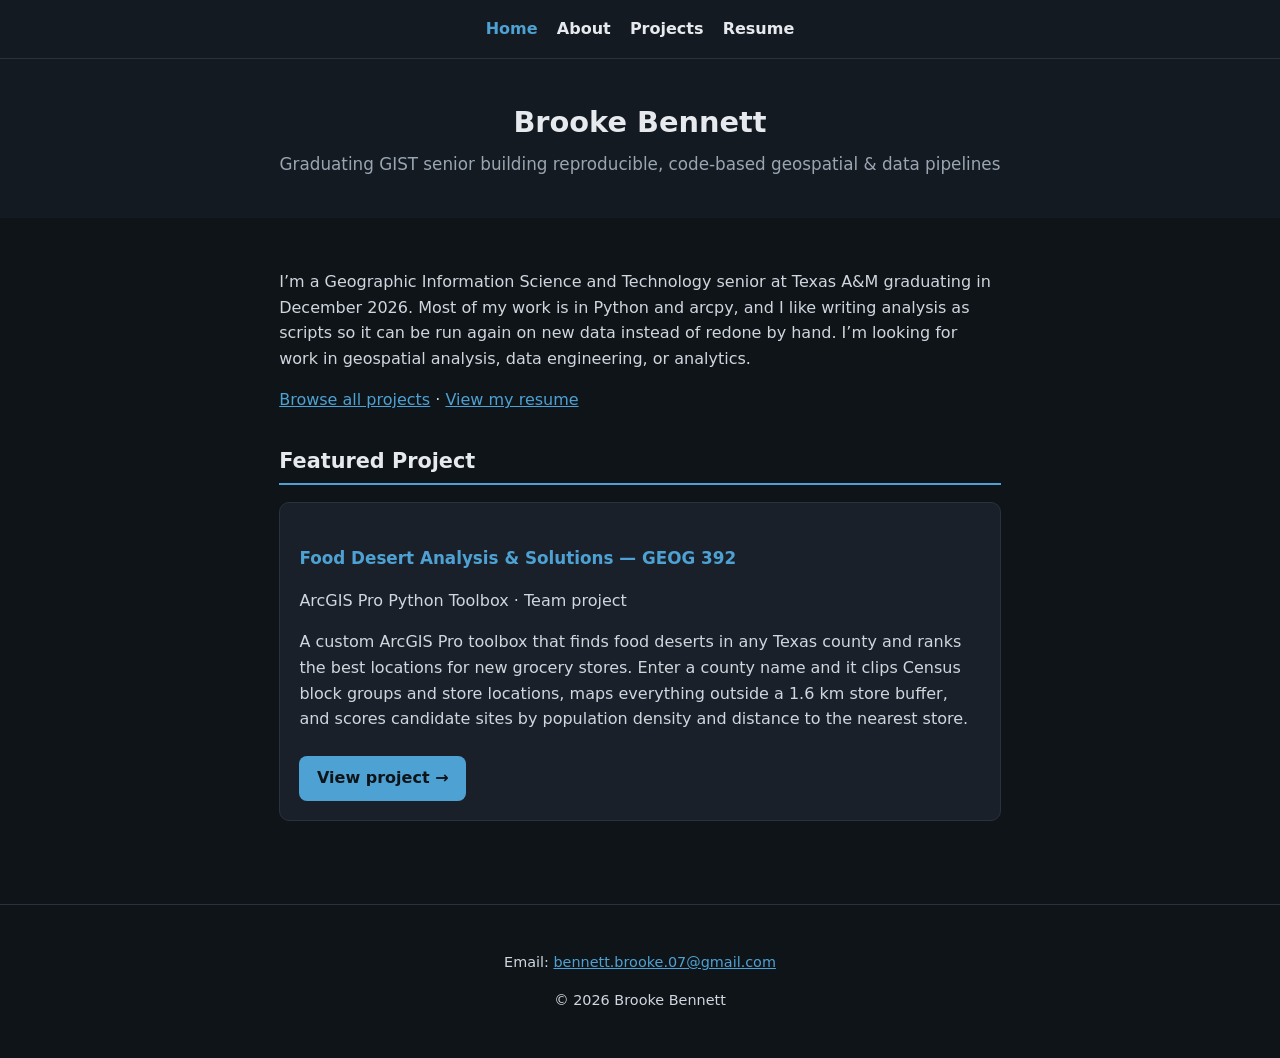
<file: index.html>
<!DOCTYPE html>
<html lang="en">
<head>
<meta charset="utf-8">
<meta name="viewport" content="width=device-width, initial-scale=1">
<title>Brooke Bennett — Home</title>
<link rel="stylesheet" href="style.css">
</head>
<body>

<nav>
  <a href="index.html" aria-current="page">Home</a>
  <a href="about.html">About</a>
  <a href="projects.html">Projects</a>
  <a href="resume.html">Resume</a>
</nav>

<header>
  <h1>Brooke Bennett</h1>
  <p>Graduating GIST senior building reproducible, code-based geospatial &amp; data pipelines</p>
</header>

<main>
  <section id="intro">
    <p>I’m a Geographic Information Science and Technology senior at Texas A&M graduating in December 2026. Most of my work is in Python and arcpy, 
      and I like writing analysis as scripts so it can be run again on new 
      data instead of redone by hand. I’m looking for work in geospatial analysis, data engineering, or analytics.</p>
    <p><a href="projects.html">Browse all projects</a> · <a href="resume.html">View my resume</a></p>
  </section>

  <section id="featured">
    <h2>Featured Project</h2>
    <div class="featured">
      <h3>Food Desert Analysis &amp; Solutions — GEOG 392</h3>
      <p class="meta">ArcGIS Pro Python Toolbox · Team project</p>
      <p>A custom ArcGIS Pro toolbox that finds food deserts in any Texas county and ranks the best
      locations for new grocery stores. Enter a county name and it clips Census block groups and
      store locations, maps everything outside a 1.6 km store buffer, and scores candidate sites by
      population density and distance to the nearest store.</p>
      <a class="btn" href="food-desert.html">View project →</a>
    </div>
  </section>
</main>

<footer>
  <p>Email: <a href="mailto:bennett.brooke.07@gmail.com">bennett.brooke.07@gmail.com</a></p>
  <p>© <span id="y"></span> Brooke Bennett</p>
</footer>

<script>document.getElementById('y').textContent=new Date().getFullYear();</script>
</body>
</html>
</file>
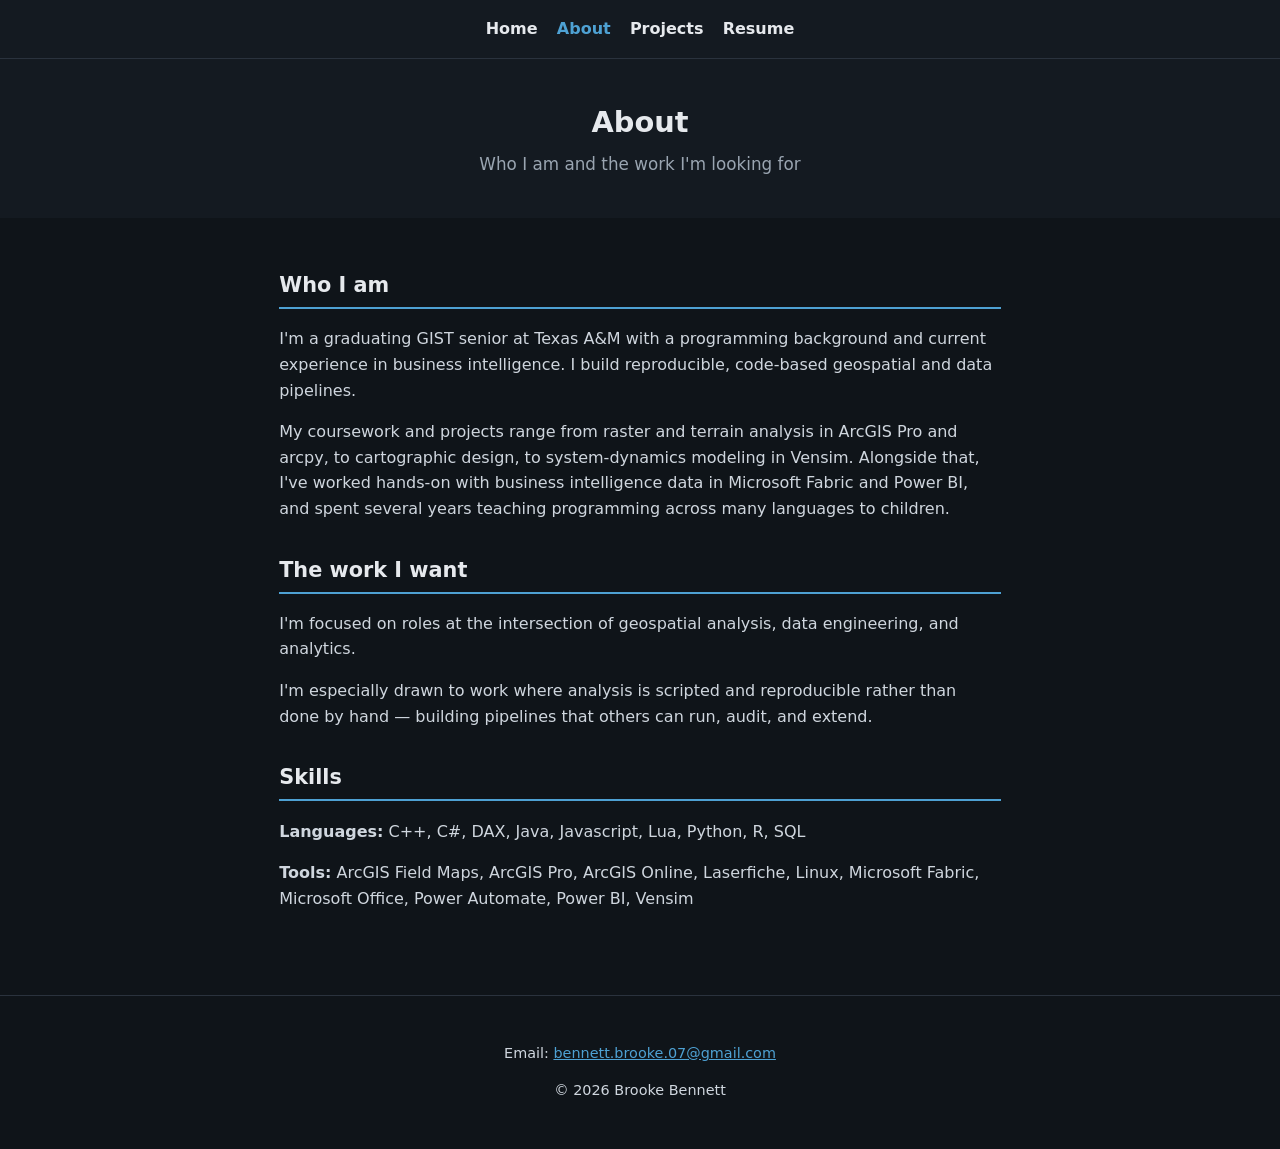
<file: about.html>
<!DOCTYPE html>
<html lang="en">
<head>
<meta charset="utf-8">
<meta name="viewport" content="width=device-width, initial-scale=1">
<title>Brooke Bennett — About</title>
<link rel="stylesheet" href="style.css">
</head>
<body>

<nav>
  <a href="index.html">Home</a>
  <a href="about.html" aria-current="page">About</a>
  <a href="projects.html">Projects</a>
  <a href="resume.html">Resume</a>
</nav>

<header>
  <h1>About</h1>
  <p>Who I am and the work I'm looking for</p>
</header>

<main>
  <section id="who">
    <h2>Who I am</h2>
    <p>I'm a graduating GIST senior at Texas A&amp;M with a programming background and current
    experience in business intelligence. I build reproducible, code-based geospatial and data
    pipelines.  </p>
    <p>My coursework and projects range from raster and terrain analysis in ArcGIS Pro and arcpy,
    to cartographic design, to system-dynamics modeling in Vensim. Alongside that, I've worked
    hands-on with business intelligence data in Microsoft Fabric and Power BI, and spent several
    years teaching programming across many languages to children.</p>
  </section>

  <section id="work">
    <h2>The work I want</h2>
    <p>I'm focused on roles at the intersection of geospatial analysis, data engineering, and
    analytics.</p>
    <p>I'm especially drawn to work where analysis is scripted and reproducible rather than done by
    hand — building pipelines that others can run, audit, and extend.</p>
  </section>

  <section id="skills">
    <h2>Skills</h2>
    <p><strong>Languages:</strong> C++, C#, DAX, Java, Javascript, Lua, Python, R, SQL</p>
    <p><strong>Tools:</strong> ArcGIS Field Maps, ArcGIS Pro, ArcGIS Online, Laserfiche, Linux, Microsoft Fabric,
    Microsoft Office, Power Automate, Power BI, Vensim</p>
  </section>
</main>

<footer>
  <p>Email: <a href="mailto:bennett.brooke.07@gmail.com">bennett.brooke.07@gmail.com</a></p>
  <p>© <span id="y"></span> Brooke Bennett</p>
</footer>

<script>document.getElementById('y').textContent=new Date().getFullYear();</script>
</body>
</html>
</file>
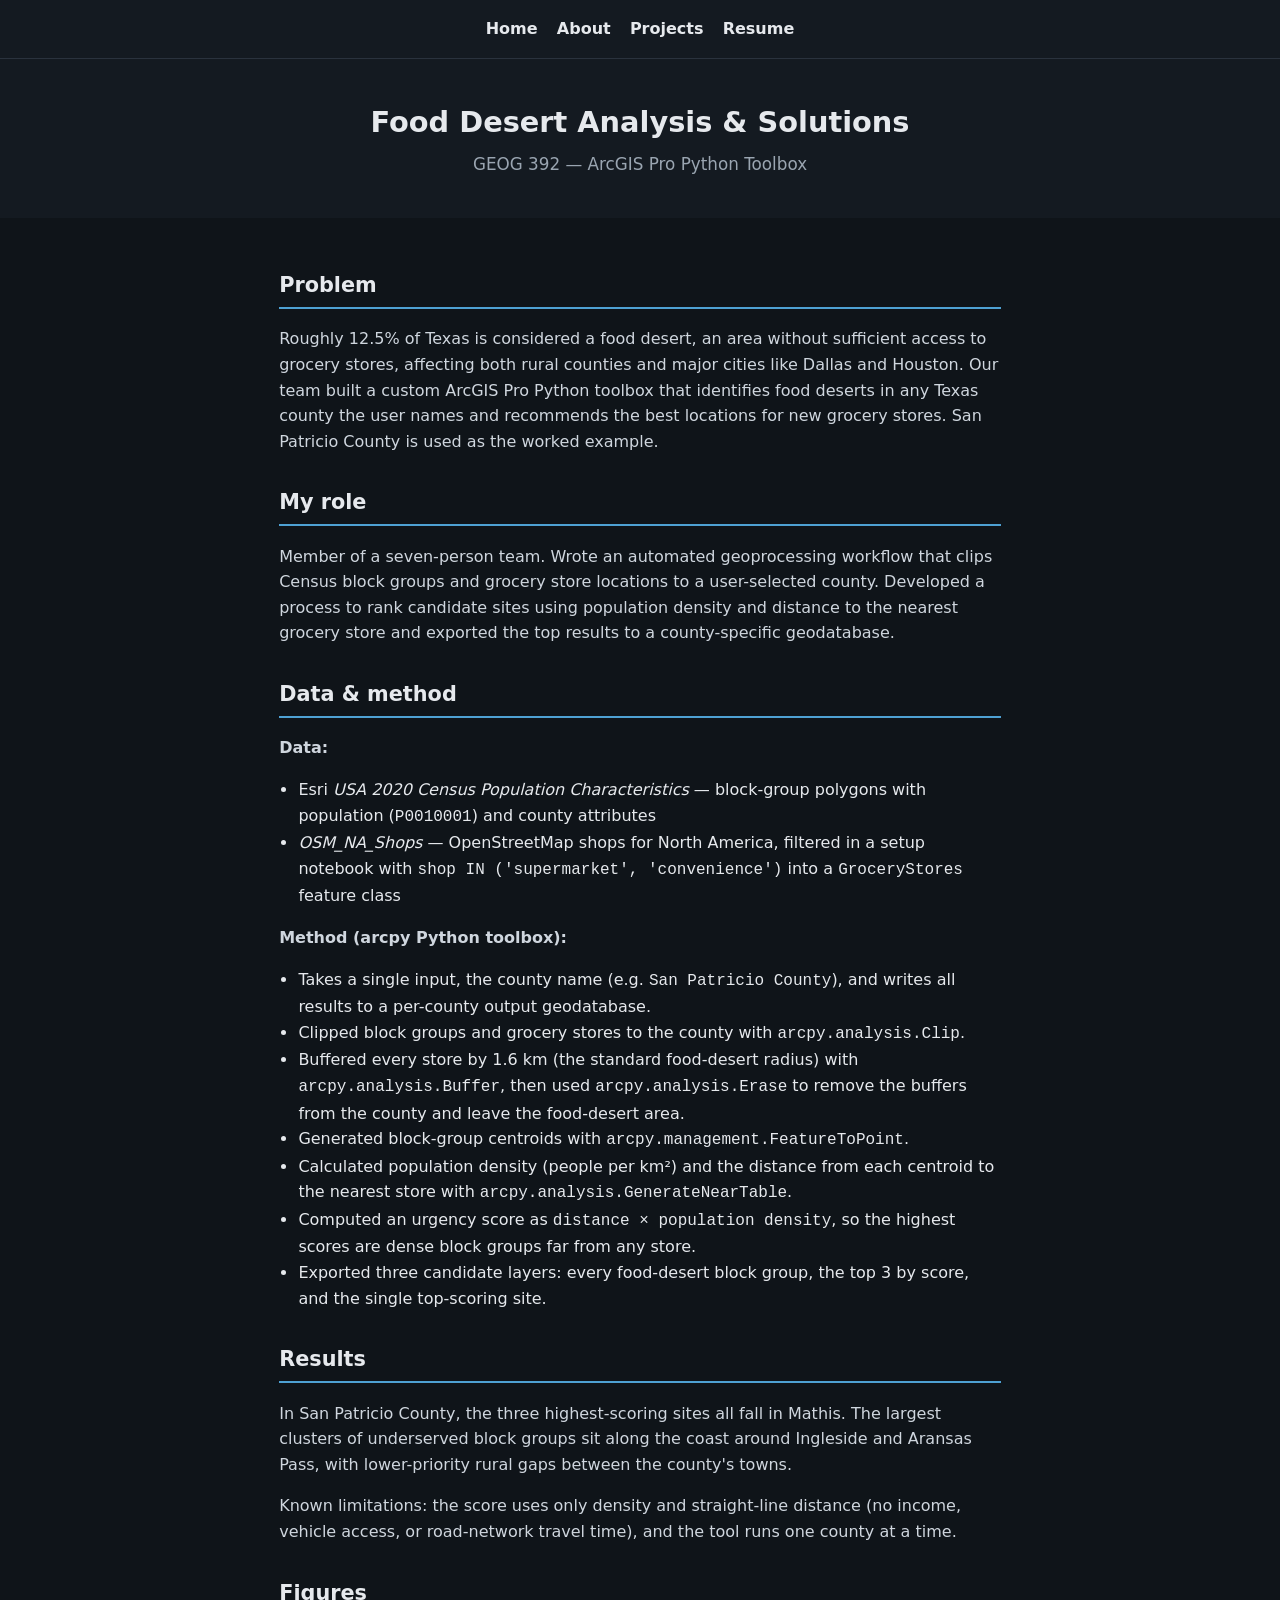
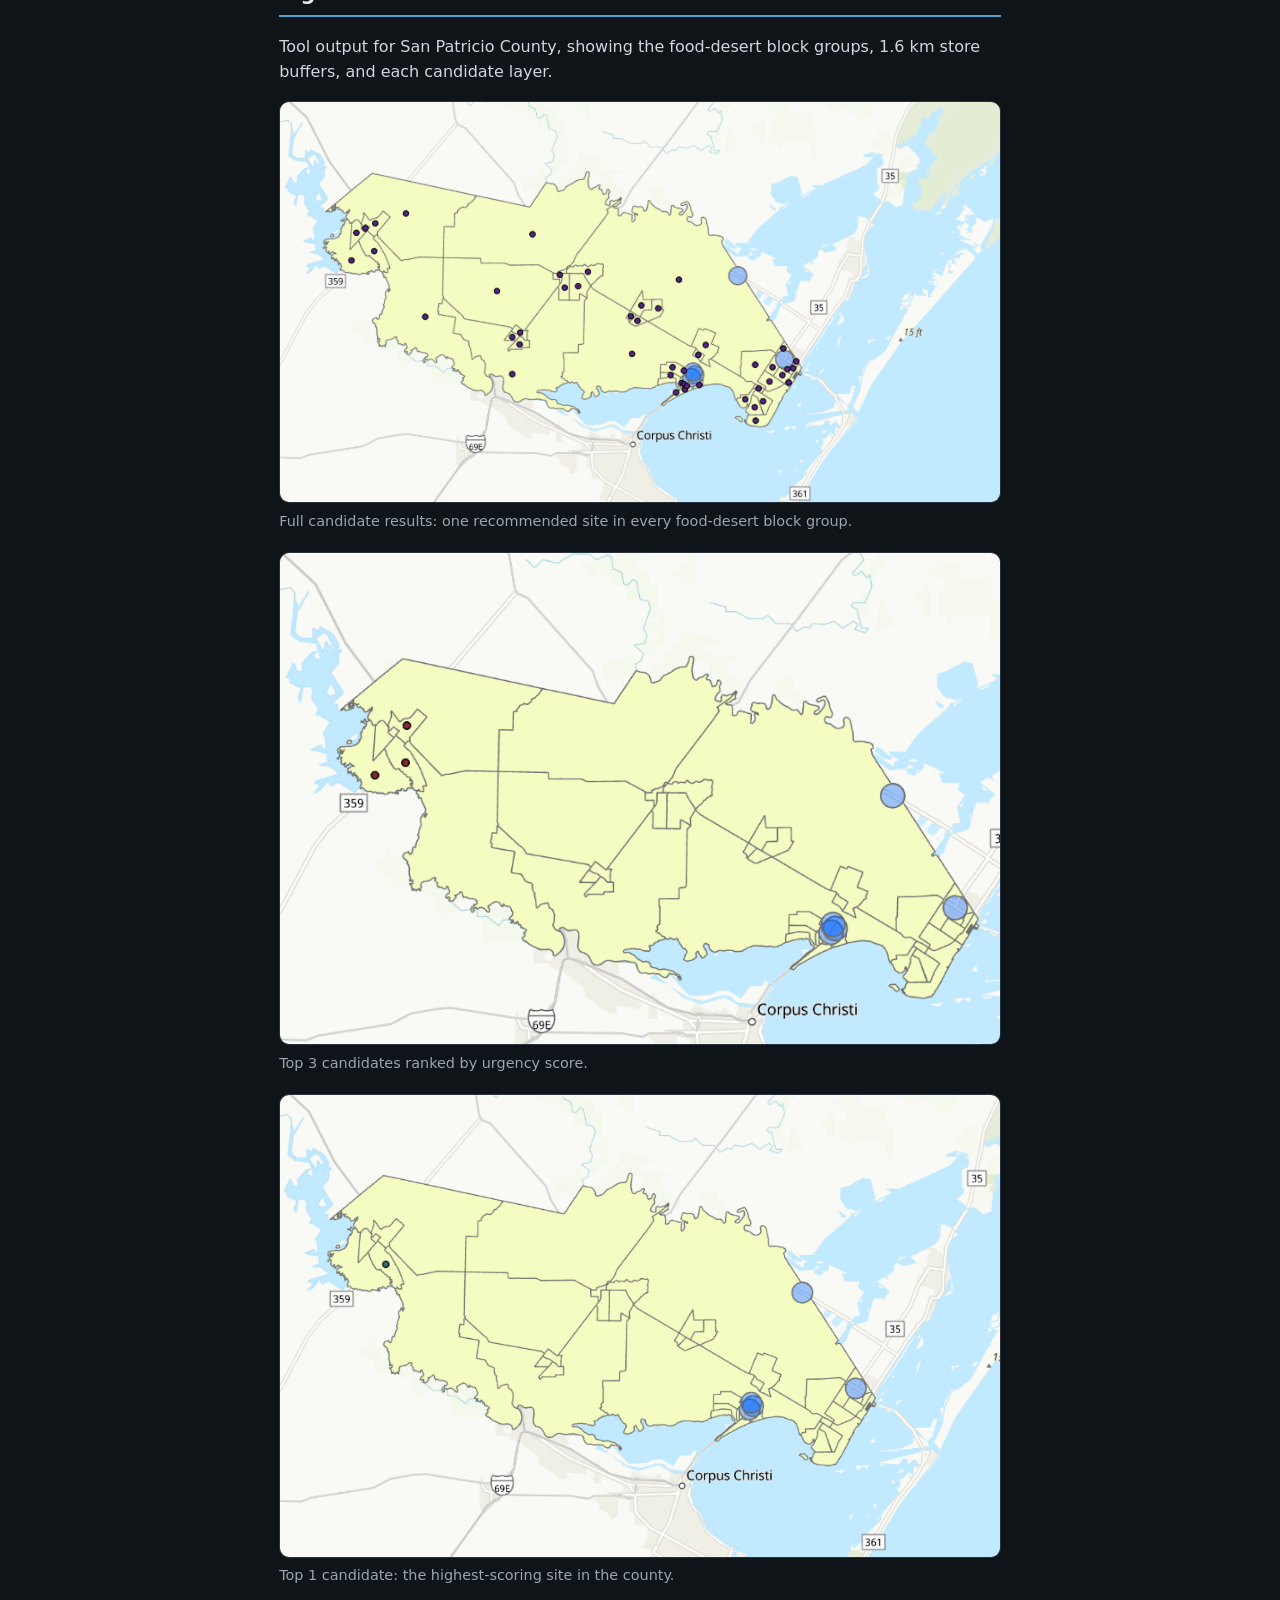
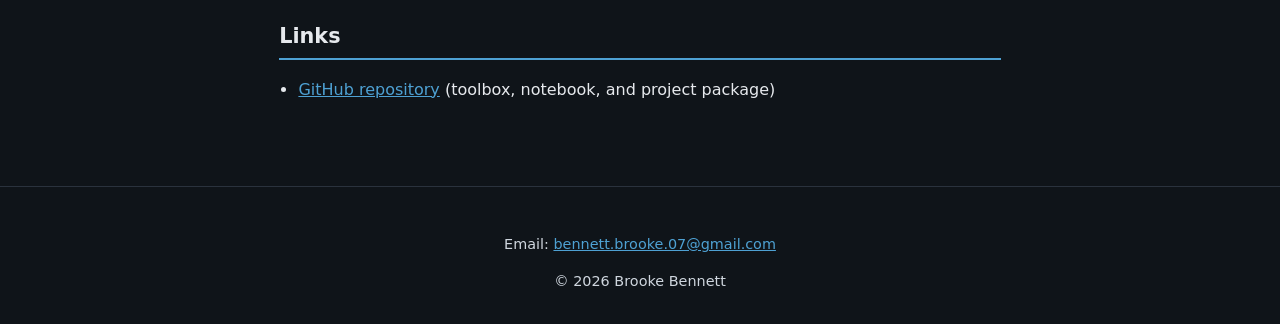
<file: food-desert.html>
<!DOCTYPE html>
<html lang="en">
<head>
<meta charset="utf-8">
<meta name="viewport" content="width=device-width, initial-scale=1">
<title>Brooke Bennett — Food Desert Analysis &amp; Solutions</title>
<link rel="stylesheet" href="style.css">
<style>
  .figure-grid{display:grid;gap:1.2rem;margin-top:1rem}
  .figure-grid figure{margin:0}
  .figure-grid img{width:100%;height:auto;border:1px solid var(--border);border-radius:10px;display:block}
  .figure-grid figcaption{color:var(--muted);font-size:.9rem;margin-top:.4rem}
</style>
</head>
<body>
<nav>
  <a href="index.html">Home</a>
  <a href="about.html">About</a>
  <a href="projects.html">Projects</a>
  <a href="resume.html">Resume</a>
</nav>
<header>
  <h1>Food Desert Analysis &amp; Solutions</h1>
  <p>GEOG 392 — ArcGIS Pro Python Toolbox</p>
</header>
<main>
  <section id="problem">
    <h2>Problem</h2>
    <p>Roughly 12.5% of Texas is considered a food desert, an area without sufficient access to
    grocery stores, affecting both rural counties and major cities like Dallas and Houston. Our
    team built a custom ArcGIS Pro Python toolbox that identifies food deserts in any Texas county
    the user names and recommends the best locations for new grocery stores. San Patricio County
    is used as the worked example.</p>
  </section>
  <section id="role">
    <h2>My role</h2>
    <p>Member of a seven-person team. Wrote an automated geoprocessing workflow that
    clips Census block groups and grocery store locations to a user-selected county. Developed a
    process to rank candidate sites using population density and distance to the nearest grocery
    store and exported the top results to a county-specific geodatabase.
  </section>
  <section id="data">
    <h2>Data &amp; method</h2>
    <p><strong>Data:</strong></p>
    <ul>
      <li>Esri <em>USA 2020 Census Population Characteristics</em> — block-group polygons with
      population (<code>P0010001</code>) and county attributes</li>
      <li><em>OSM_NA_Shops</em> — OpenStreetMap shops for North America, filtered in a setup
      notebook with <code>shop IN ('supermarket', 'convenience')</code> into a
      <code>GroceryStores</code> feature class</li>
    </ul>
    <p><strong>Method (arcpy Python toolbox):</strong></p>
    <ul>
      <li>Takes a single input, the county name (e.g. <code>San Patricio County</code>), and writes
      all results to a per-county output geodatabase.</li>
      <li>Clipped block groups and grocery stores to the county with
      <code>arcpy.analysis.Clip</code>.</li>
      <li>Buffered every store by 1.6 km (the standard food-desert radius) with
      <code>arcpy.analysis.Buffer</code>, then used <code>arcpy.analysis.Erase</code> to remove
      the buffers from the county and leave the food-desert area.</li>
      <li>Generated block-group centroids with <code>arcpy.management.FeatureToPoint</code>.</li>
      <li>Calculated population density (people per km²) and the distance from each centroid to
      the nearest store with <code>arcpy.analysis.GenerateNearTable</code>.</li>
      <li>Computed an urgency score as <code>distance × population density</code>, so the highest
      scores are dense block groups far from any store.</li>
      <li>Exported three candidate layers: every food-desert block group, the top 3 by score,
      and the single top-scoring site.</li>
    </ul>
  </section>
  <section id="results">
    <h2>Results</h2>
    <p>In San Patricio County, the three highest-scoring sites all fall in Mathis. The largest
    clusters of underserved block groups sit along the coast around Ingleside and Aransas Pass,
    with lower-priority rural gaps between the county's towns.</p>
    <p>Known limitations: the score uses only density and straight-line distance (no income,
    vehicle access, or road-network travel time), and the tool runs one county at a time.</p>
  </section>
  <section id="figures">
    <h2>Figures</h2>
    <p>Tool output for San Patricio County, showing the food-desert block groups, 1.6 km store
    buffers, and each candidate layer.</p>
    <div class="figure-grid">
      <figure>
        <img src="Full_Candidates_Food_Desert.png" alt="Map of San Patricio County showing all candidate grocery store locations">
        <figcaption>Full candidate results: one recommended site in every food-desert block group.</figcaption>
      </figure>
      <figure>
        <img src="Top3_Candidates_Food_Desert.png" alt="Map of San Patricio County showing the top 3 candidate grocery store locations">
        <figcaption>Top 3 candidates ranked by urgency score.</figcaption>
      </figure>
      <figure>
        <img src="Top1_Candidate_Food_Desert.png" alt="Map of San Patricio County showing the single top candidate grocery store location">
        <figcaption>Top 1 candidate: the highest-scoring site in the county.</figcaption>
      </figure>
    </div>
  </section>
  <section id="links">
    <h2>Links</h2>
    <ul>
      <li><a href="https://github.com/Bennett-Brooke/GEOG392_FinalProject_Group11">GitHub repository</a> (toolbox, notebook, and project package)</li>
    </ul>
  </section>
</main>
<footer>
  <p>Email: <a href="mailto:bennett.brooke.07@gmail.com">bennett.brooke.07@gmail.com</a></p>
  <p>© <span id="y"></span> Brooke Bennett</p>
</footer>
<script>document.getElementById('y').textContent=new Date().getFullYear();</script>
</body>
</html>
</file>
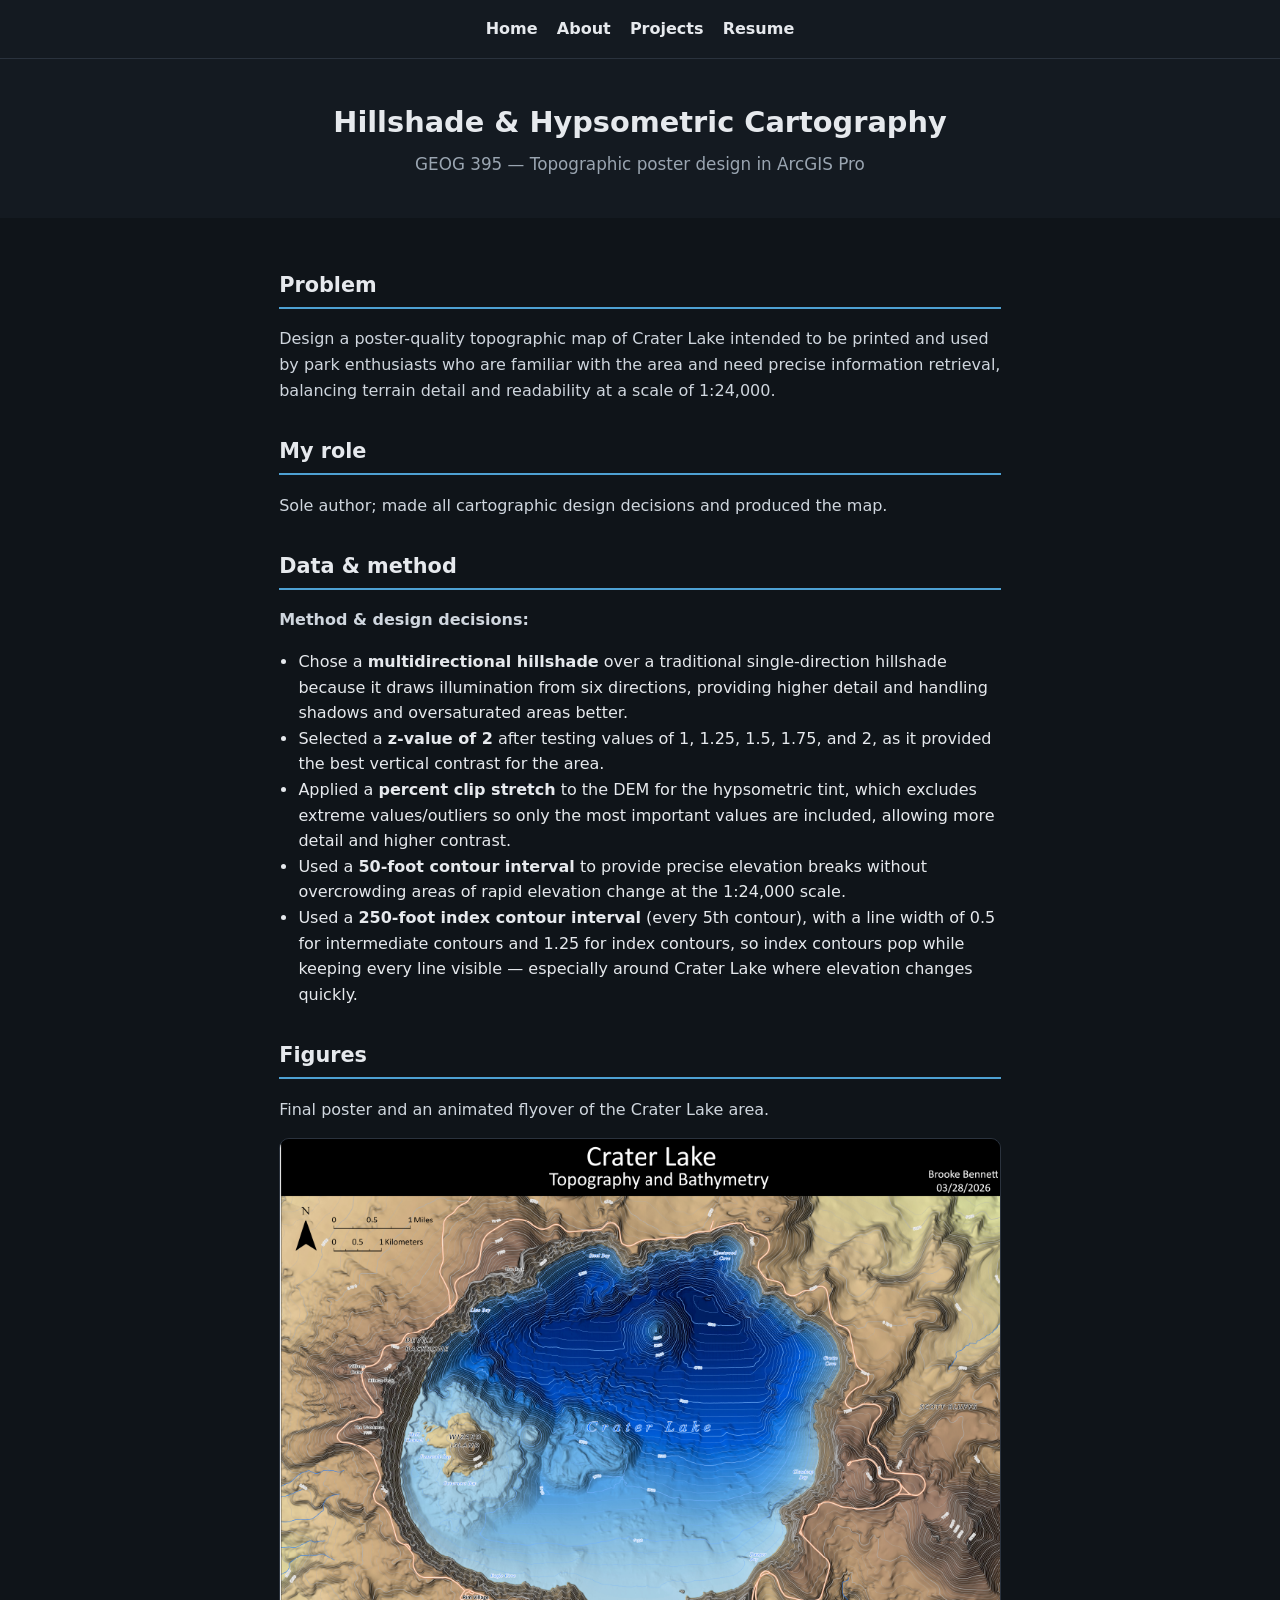
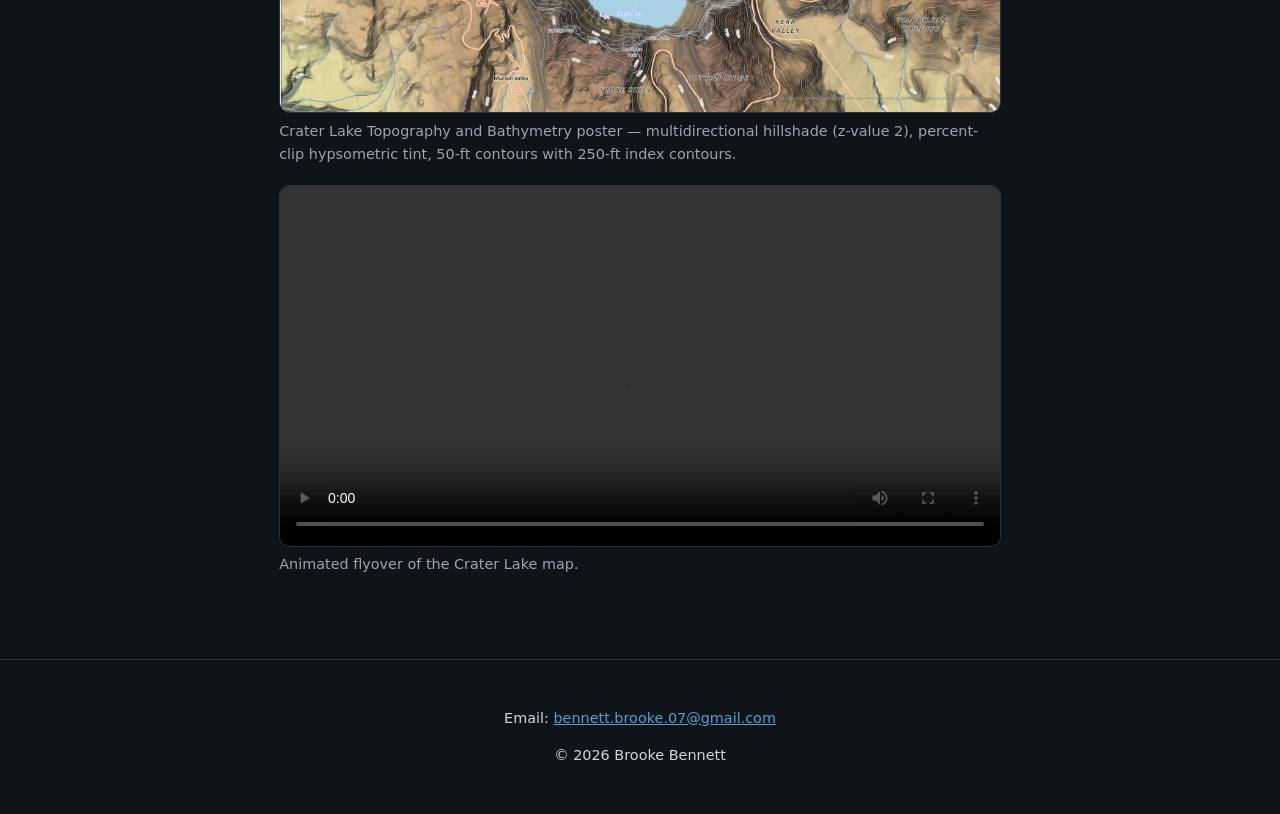
<file: hillshade.html>
<!DOCTYPE html>
<html lang="en">
<head>
<meta charset="utf-8">
<meta name="viewport" content="width=device-width, initial-scale=1">
<title>Brooke Bennett — Hillshade &amp; Hypsometric Cartography</title>
<link rel="stylesheet" href="style.css">
<style>
  .figure-grid{display:grid;gap:1.2rem;margin-top:1rem}
  .figure-grid figure{margin:0}
  .figure-grid img{width:100%;height:auto;border:1px solid var(--border);border-radius:10px;display:block}
  .figure-grid figcaption{color:var(--muted);font-size:.9rem;margin-top:.4rem}
  .figure-grid video{width:100%;height:auto;border:1px solid var(--border);border-radius:10px;display:block}
</style>
</head>
<body>
<nav>
  <a href="index.html">Home</a>
  <a href="about.html">About</a>
  <a href="projects.html">Projects</a>
  <a href="resume.html">Resume</a>
</nav>
<header>
  <h1>Hillshade &amp; Hypsometric Cartography</h1>
  <p>GEOG 395 — Topographic poster design in ArcGIS Pro</p>
</header>
<main>
  <section id="problem">
    <h2>Problem</h2>
    <p>Design a poster-quality topographic map of Crater Lake intended to be printed and used by
    park enthusiasts who are familiar with the area and need precise information retrieval,
    balancing terrain detail and readability at a scale of 1:24,000.</p>
  </section>
  <section id="role">
    <h2>My role</h2>
    <p> Sole author; made all cartographic design decisions and produced the map.</p>
  </section>
  <section id="data">
    <h2>Data &amp; method</h2>
    <p><strong>Method &amp; design decisions:</strong></p>
    <ul>
      <li>Chose a <strong>multidirectional hillshade</strong> over a traditional single-direction
      hillshade because it draws illumination from six directions, providing higher detail and
      handling shadows and oversaturated areas better. </li>
      <li>Selected a <strong>z-value of 2</strong> after testing values of 1, 1.25, 1.5, 1.75, and
      2, as it provided the best vertical contrast for the area. </li>
      <li>Applied a <strong>percent clip stretch</strong> to the DEM for the hypsometric tint,
      which excludes extreme values/outliers so only the most important values are included,
      allowing more detail and higher contrast. </li>
      <li>Used a <strong>50-foot contour interval</strong> to provide precise elevation breaks
      without overcrowding areas of rapid elevation change at the 1:24,000 scale.</li>
      <li>Used a <strong>250-foot index contour interval</strong> (every 5th contour), with a line
      width of 0.5 for intermediate contours and 1.25 for index contours, so index contours pop
      while keeping every line visible — especially around Crater Lake where elevation changes
      quickly. </li>
    </ul>
  </section>
  <section id="figures">
    <h2>Figures</h2>
    <p>Final poster and an animated flyover of the Crater Lake area.</p>
    <div class="figure-grid">
      <figure>
        <img src="CraterLakeMap_Hypsometric.png" alt="Crater Lake topography and bathymetry poster with hypsometric tint, hillshade, and contours">
        <figcaption>Crater Lake Topography and Bathymetry poster — multidirectional hillshade
        (z-value 2), percent-clip hypsometric tint, 50-ft contours with 250-ft index contours. </figcaption>
      </figure>
      <figure>
        <video controls>
          <source src="BennettBrooke_CraterLake.mp4" type="video/mp4">
          Your browser does not support the video tag.
        </video>
        <figcaption>Animated flyover of the Crater Lake map.</figcaption>
      </figure>
    </div>
  </section>
  
</main>
<footer>
  <p>Email: <a href="mailto:bennett.brooke.07@gmail.com">bennett.brooke.07@gmail.com</a></p>
  <p>© <span id="y"></span> Brooke Bennett</p>
</footer>
<script>document.getElementById('y').textContent=new Date().getFullYear();</script>
</body>
</html>
</file>
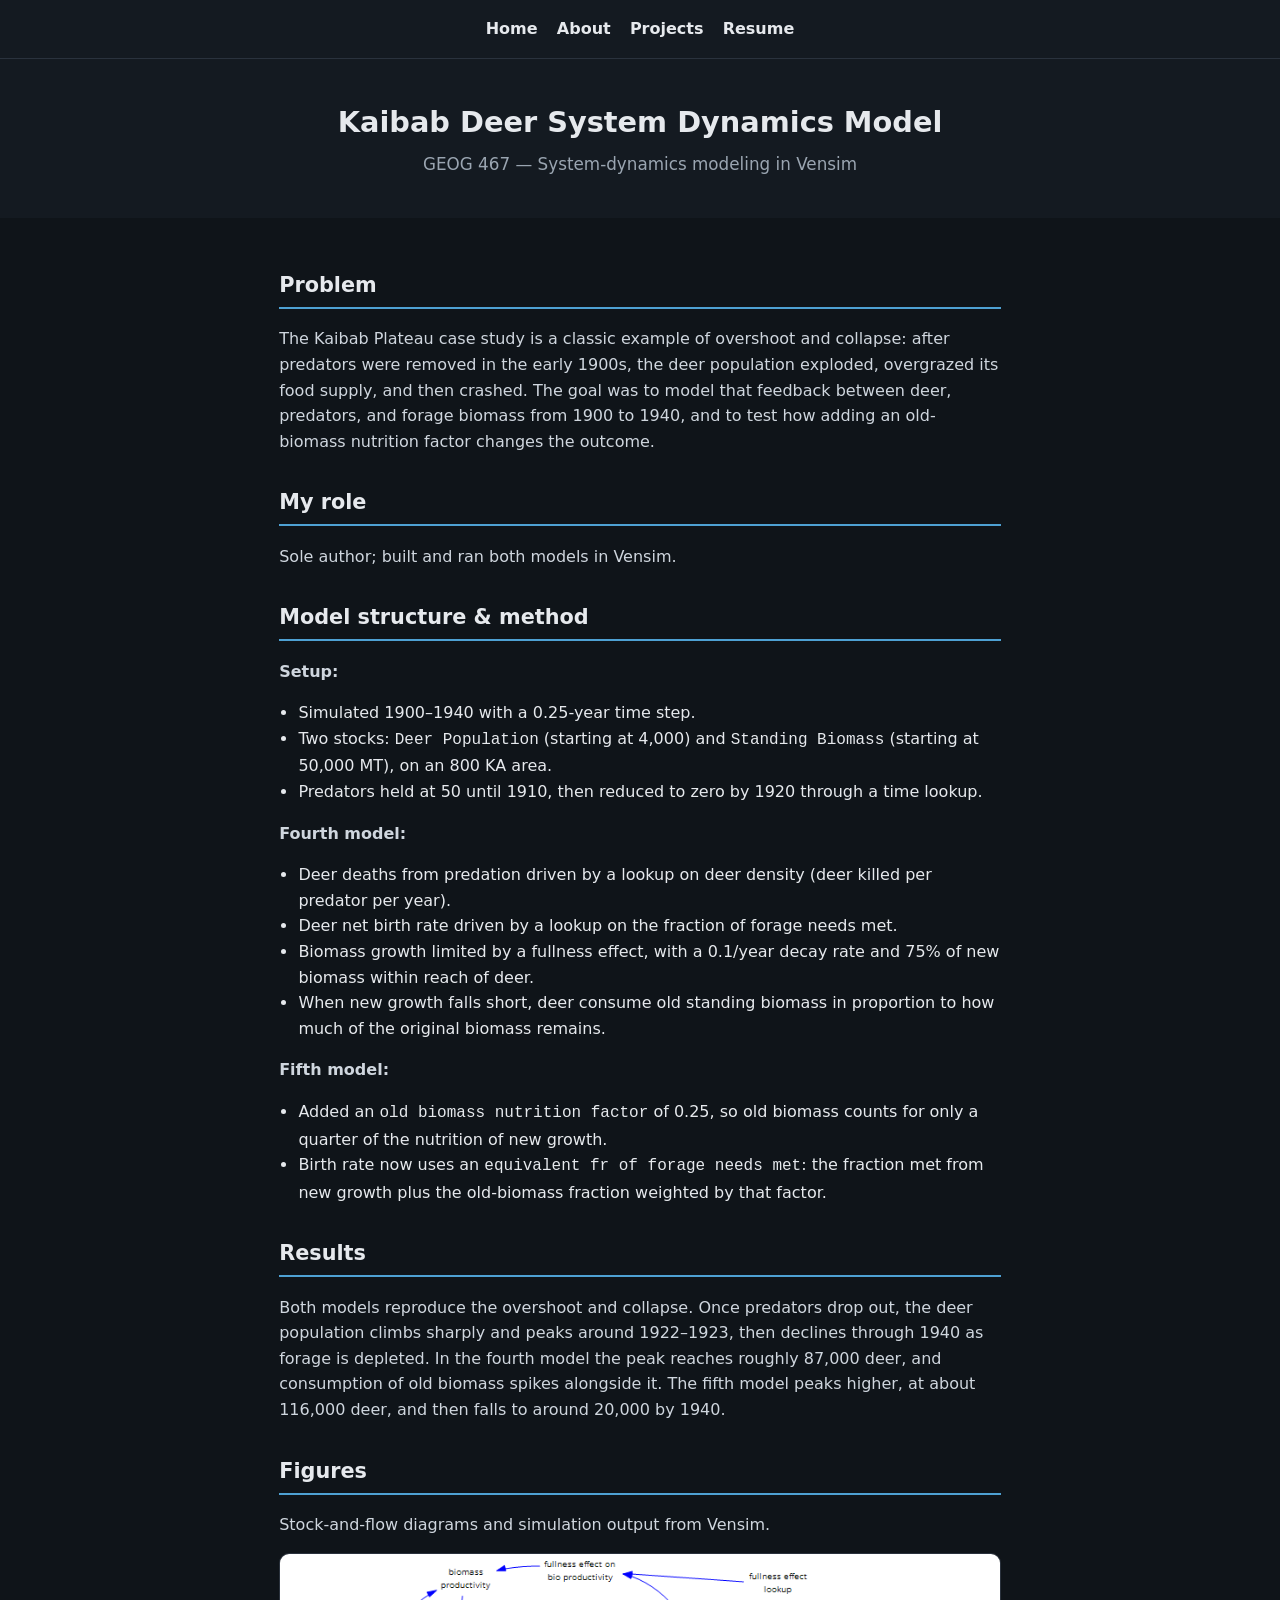
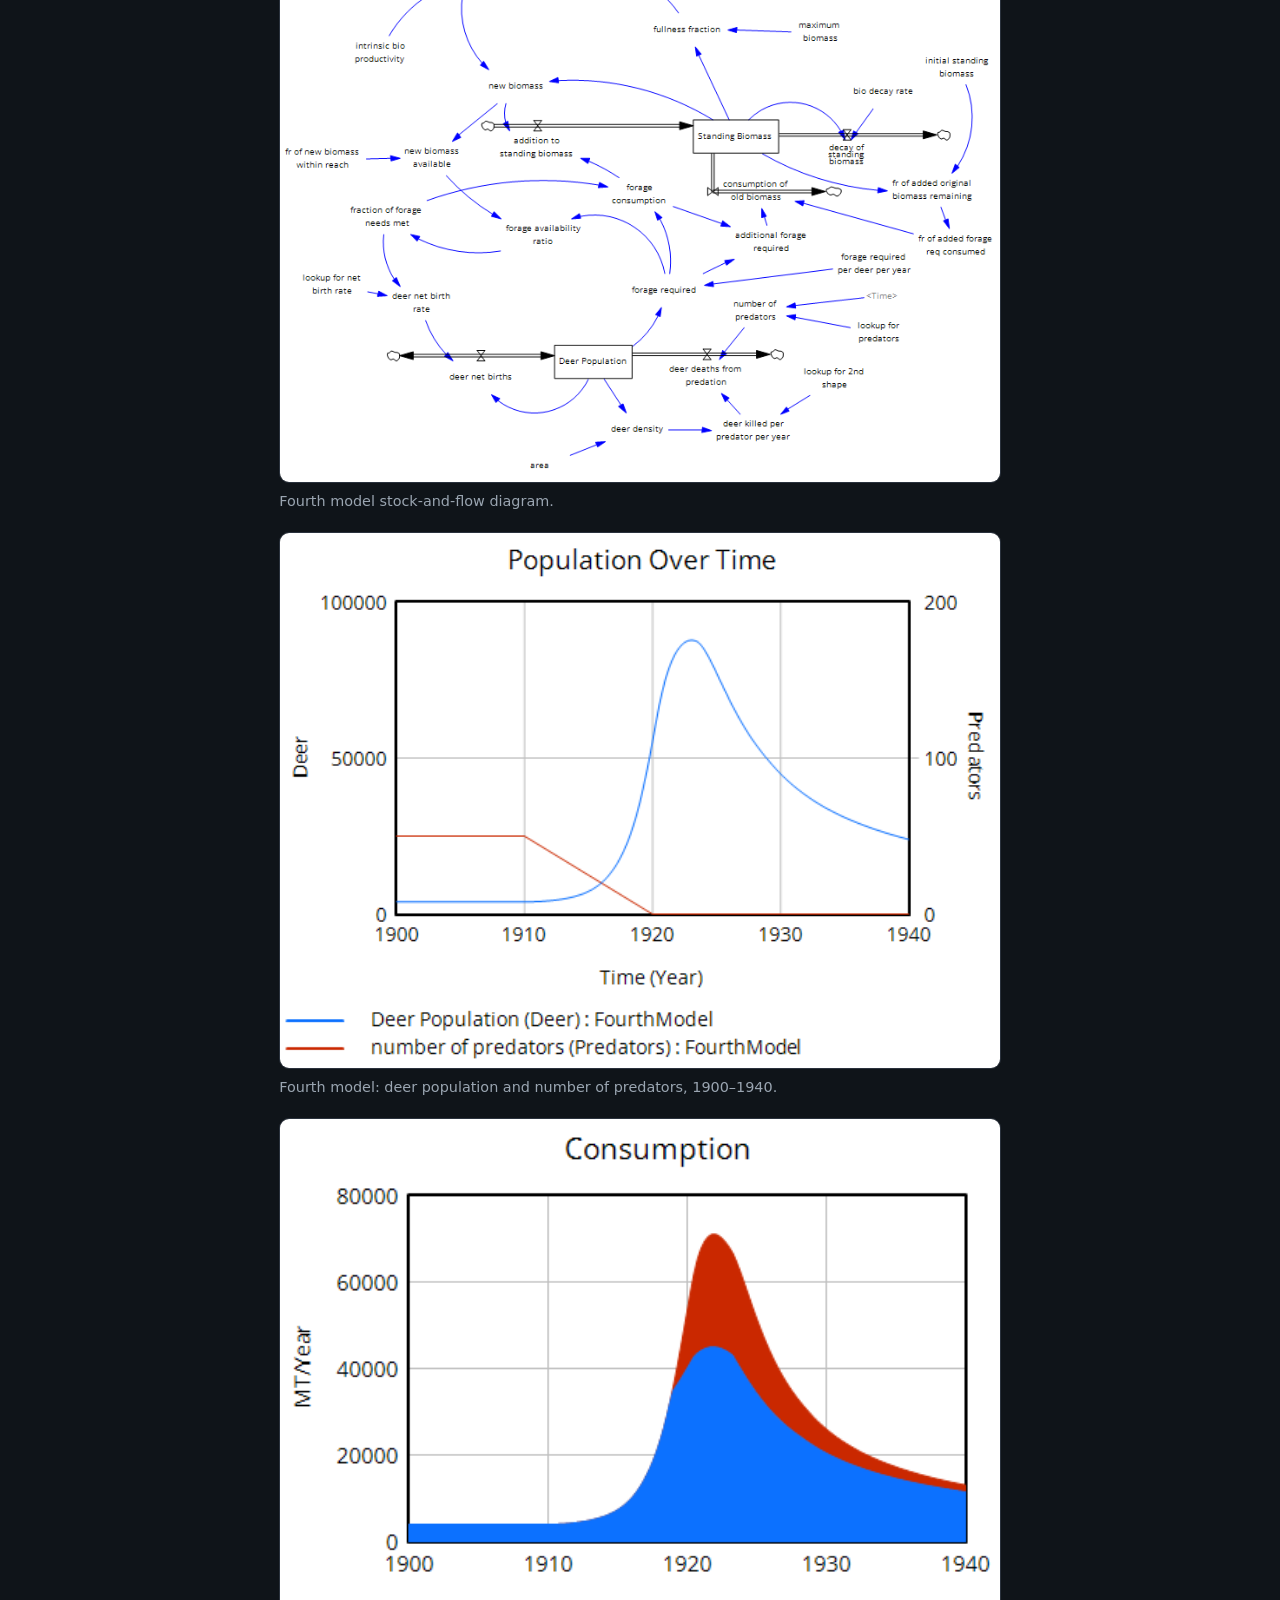
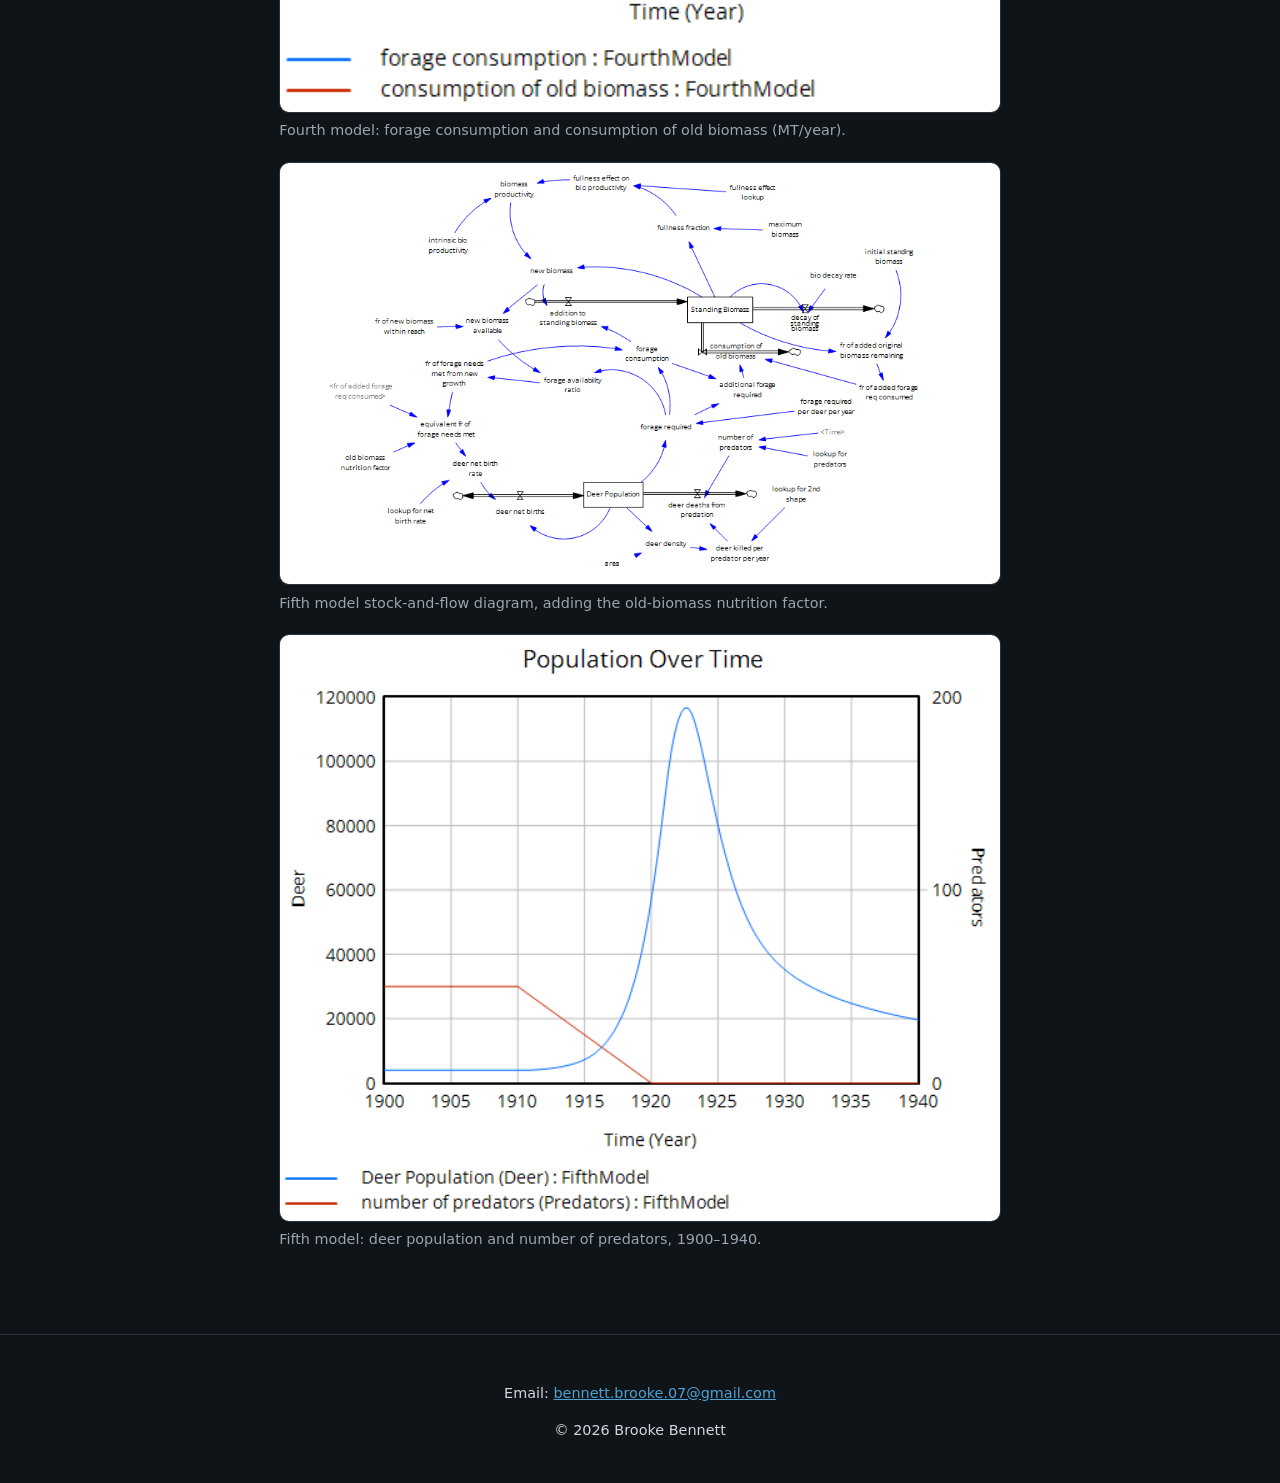
<file: khabib-deer.html>
<!DOCTYPE html>
<html lang="en">
<head>
<meta charset="utf-8">
<meta name="viewport" content="width=device-width, initial-scale=1">
<title>Brooke Bennett — Kaibab Deer System Dynamics Model</title>
<link rel="stylesheet" href="style.css">
<style>
  .figure-grid{display:grid;gap:1.2rem;margin-top:1rem}
  .figure-grid figure{margin:0}
  .figure-grid img{width:100%;height:auto;border:1px solid var(--border);border-radius:10px;display:block;background:#fff}
  .figure-grid figcaption{color:var(--muted);font-size:.9rem;margin-top:.4rem}
</style>
</head>
<body>
<nav>
  <a href="index.html">Home</a>
  <a href="about.html">About</a>
  <a href="projects.html">Projects</a>
  <a href="resume.html">Resume</a>
</nav>
<header>
  <h1>Kaibab Deer System Dynamics Model</h1>
  <p>GEOG 467 — System-dynamics modeling in Vensim</p>
</header>
<main>
  <section id="problem">
    <h2>Problem</h2>
    <p>The Kaibab Plateau case study is a classic example of overshoot and collapse: after
    predators were removed in the early 1900s, the deer population exploded, overgrazed its food
    supply, and then crashed. The goal was to model that feedback between deer, predators, and
    forage biomass from 1900 to 1940, and to test how adding an old-biomass nutrition factor
    changes the outcome.</p>
  </section>
  <section id="role">
    <h2>My role</h2>
    <p>Sole author; built and ran both models in Vensim.</p>
  </section>
  <section id="data">
    <h2>Model structure &amp; method</h2>
    <p><strong>Setup:</strong></p>
    <ul>
      <li>Simulated 1900–1940 with a 0.25-year time step.</li>
      <li>Two stocks: <code>Deer Population</code> (starting at 4,000) and
      <code>Standing Biomass</code> (starting at 50,000 MT), on an 800 KA area.</li>
      <li>Predators held at 50 until 1910, then reduced to zero by 1920 through a time
      lookup.</li>
    </ul>
    <p><strong>Fourth model:</strong></p>
    <ul>
      <li>Deer deaths from predation driven by a lookup on deer density (deer killed per
      predator per year).</li>
      <li>Deer net birth rate driven by a lookup on the fraction of forage needs met.</li>
      <li>Biomass growth limited by a fullness effect, with a 0.1/year decay rate and 75% of new
      biomass within reach of deer.</li>
      <li>When new growth falls short, deer consume old standing biomass in proportion to how
      much of the original biomass remains.</li>
    </ul>
    <p><strong>Fifth model:</strong></p>
    <ul>
      <li>Added an <code>old biomass nutrition factor</code> of 0.25, so old biomass counts for
      only a quarter of the nutrition of new growth.</li>
      <li>Birth rate now uses an <code>equivalent fr of forage needs met</code>: the fraction met
      from new growth plus the old-biomass fraction weighted by that factor.</li>
    </ul>
  </section>
  <section id="results">
    <h2>Results</h2>
    <p>Both models reproduce the overshoot and collapse. Once predators drop out, the deer
    population climbs sharply and peaks around 1922–1923, then declines through 1940 as forage
    is depleted. In the fourth model the peak reaches roughly 87,000 deer, and consumption of old
    biomass spikes alongside it. The fifth model peaks higher, at about 116,000 deer, and then
    falls to around 20,000 by 1940.</p>
  </section>
  <section id="figures">
    <h2>Figures</h2>
    <p>Stock-and-flow diagrams and simulation output from Vensim.</p>
    <div class="figure-grid">
      <figure>
        <img src="Fourth_Model_Kaibab_Deer.png" alt="Vensim stock-and-flow diagram of the fourth Kaibab deer model">
        <figcaption>Fourth model stock-and-flow diagram.</figcaption>
      </figure>
      <figure>
        <img src="Fourth_Model_Population_Kaibab_Deer.png" alt="Graph of deer population and number of predators from 1900 to 1940, fourth model">
        <figcaption>Fourth model: deer population and number of predators, 1900–1940.</figcaption>
      </figure>
      <figure>
        <img src="Fourth_Model_Biomass_Kaibab_Deer.png" alt="Stacked graph of forage consumption and consumption of old biomass, fourth model">
        <figcaption>Fourth model: forage consumption and consumption of old biomass (MT/year).</figcaption>
      </figure>
      <figure>
        <img src="Fifth_Model_Kaibab_Deer.png" alt="Vensim stock-and-flow diagram of the fifth Kaibab deer model">
        <figcaption>Fifth model stock-and-flow diagram, adding the old-biomass nutrition factor.</figcaption>
      </figure>
      <figure>
        <img src="Fifth_Model_Population_Kaibab_Deer.png" alt="Graph of deer population and number of predators from 1900 to 1940, fifth model">
        <figcaption>Fifth model: deer population and number of predators, 1900–1940.</figcaption>
      </figure>
    </div>
  </section>
</main>
<footer>
  <p>Email: <a href="mailto:bennett.brooke.07@gmail.com">bennett.brooke.07@gmail.com</a></p>
  <p>© <span id="y"></span> Brooke Bennett</p>
</footer>
<script>document.getElementById('y').textContent=new Date().getFullYear();</script>
</body>
</html>
</file>
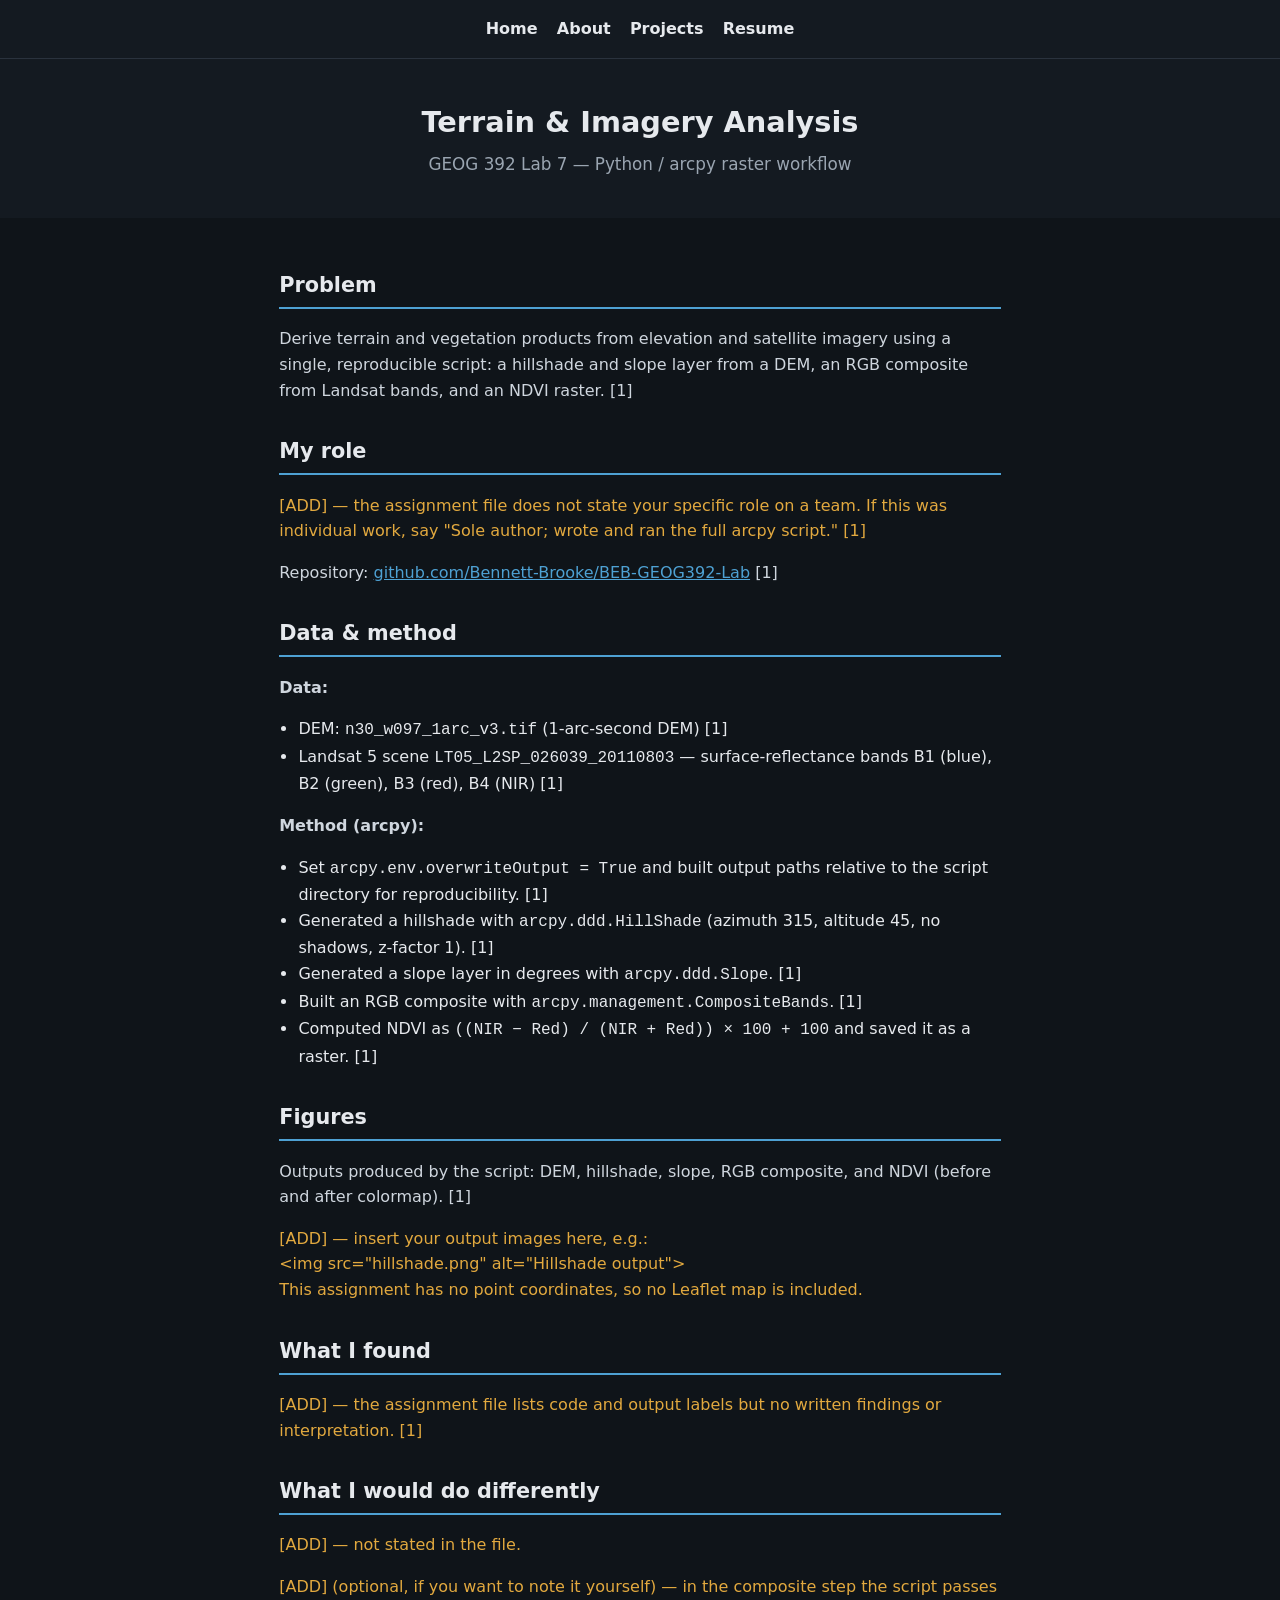
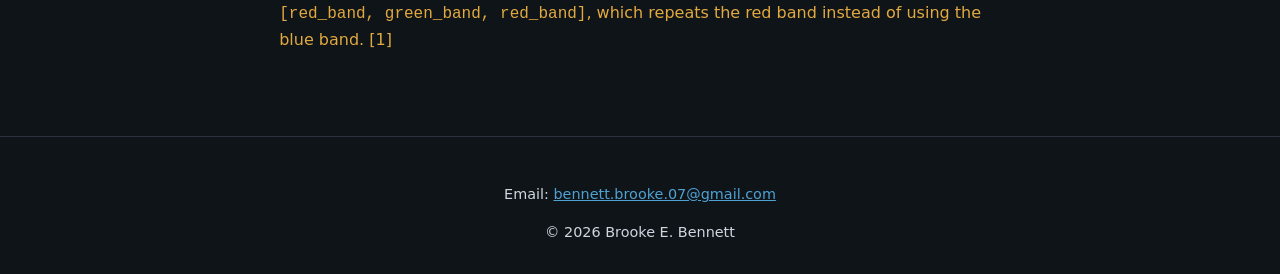
<file: project-1.html>
<!DOCTYPE html>
<html lang="en">
<head>
<meta charset="utf-8">
<meta name="viewport" content="width=device-width, initial-scale=1">
<title>Brooke E. Bennett — Terrain &amp; Imagery Analysis</title>
<link rel="stylesheet" href="style.css">
</head>
<body>

<nav>
  <a href="index.html">Home</a>
  <a href="about.html">About</a>
  <a href="projects.html">Projects</a>
  <a href="resume.html">Resume</a>
</nav>

<header>
  <h1>Terrain &amp; Imagery Analysis</h1>
  <p>GEOG 392 Lab 7 — Python / arcpy raster workflow</p>
</header>

<main>
  <section id="problem">
    <h2>Problem</h2>
    <p>Derive terrain and vegetation products from elevation and satellite imagery using a single,
    reproducible script: a hillshade and slope layer from a DEM, an RGB composite from Landsat
    bands, and an NDVI raster. [1]</p>
  </section>

  <section id="role">
    <h2>My role</h2>
    <p class="add">[ADD] — the assignment file does not state your specific role on a team. If this
    was individual work, say "Sole author; wrote and ran the full arcpy script." [1]</p>
    <p>Repository: <a href="https://github.com/Bennett-Brooke/BEB-GEOG392-Lab">
    github.com/Bennett-Brooke/BEB-GEOG392-Lab</a> [1]</p>
  </section>

  <section id="data">
    <h2>Data &amp; method</h2>
    <p><strong>Data:</strong></p>
    <ul>
      <li>DEM: <code>n30_w097_1arc_v3.tif</code> (1-arc-second DEM) [1]</li>
      <li>Landsat 5 scene <code>LT05_L2SP_026039_20110803</code> — surface-reflectance bands B1
      (blue), B2 (green), B3 (red), B4 (NIR) [1]</li>
    </ul>
    <p><strong>Method (arcpy):</strong></p>
    <ul>
      <li>Set <code>arcpy.env.overwriteOutput = True</code> and built output paths relative to the
      script directory for reproducibility. [1]</li>
      <li>Generated a hillshade with <code>arcpy.ddd.HillShade</code> (azimuth 315, altitude 45,
      no shadows, z-factor 1). [1]</li>
      <li>Generated a slope layer in degrees with <code>arcpy.ddd.Slope</code>. [1]</li>
      <li>Built an RGB composite with <code>arcpy.management.CompositeBands</code>. [1]</li>
      <li>Computed NDVI as <code>((NIR − Red) / (NIR + Red)) × 100 + 100</code> and saved it as a
      raster. [1]</li>
    </ul>
  </section>

  <section id="figures">
    <h2>Figures</h2>
    <p>Outputs produced by the script: DEM, hillshade, slope, RGB composite, and NDVI (before and
    after colormap). [1]</p>
    <p class="add">[ADD] — insert your output images here, e.g.:<br>
    &lt;img src="hillshade.png" alt="Hillshade output"&gt;<br>
    This assignment has no point coordinates, so no Leaflet map is included.</p>
  </section>

  <section id="found">
    <h2>What I found</h2>
    <p class="add">[ADD] — the assignment file lists code and output labels but no written findings
    or interpretation. [1]</p>
  </section>

  <section id="different">
    <h2>What I would do differently</h2>
    <p class="add">[ADD] — not stated in the file.</p>
    <p class="add">[ADD] (optional, if you want to note it yourself) — in the composite step the
    script passes <code>[red_band, green_band, red_band]</code>, which repeats the red band instead
    of using the blue band. [1]</p>
  </section>
</main>

<footer>
  <p>Email: <a href="mailto:bennett.brooke.07@gmail.com">bennett.brooke.07@gmail.com</a></p>
  <p>© <span id="y"></span> Brooke E. Bennett</p>
</footer>

<script>document.getElementById('y').textContent=new Date().getFullYear();</script>
</body>
</html>
</file>
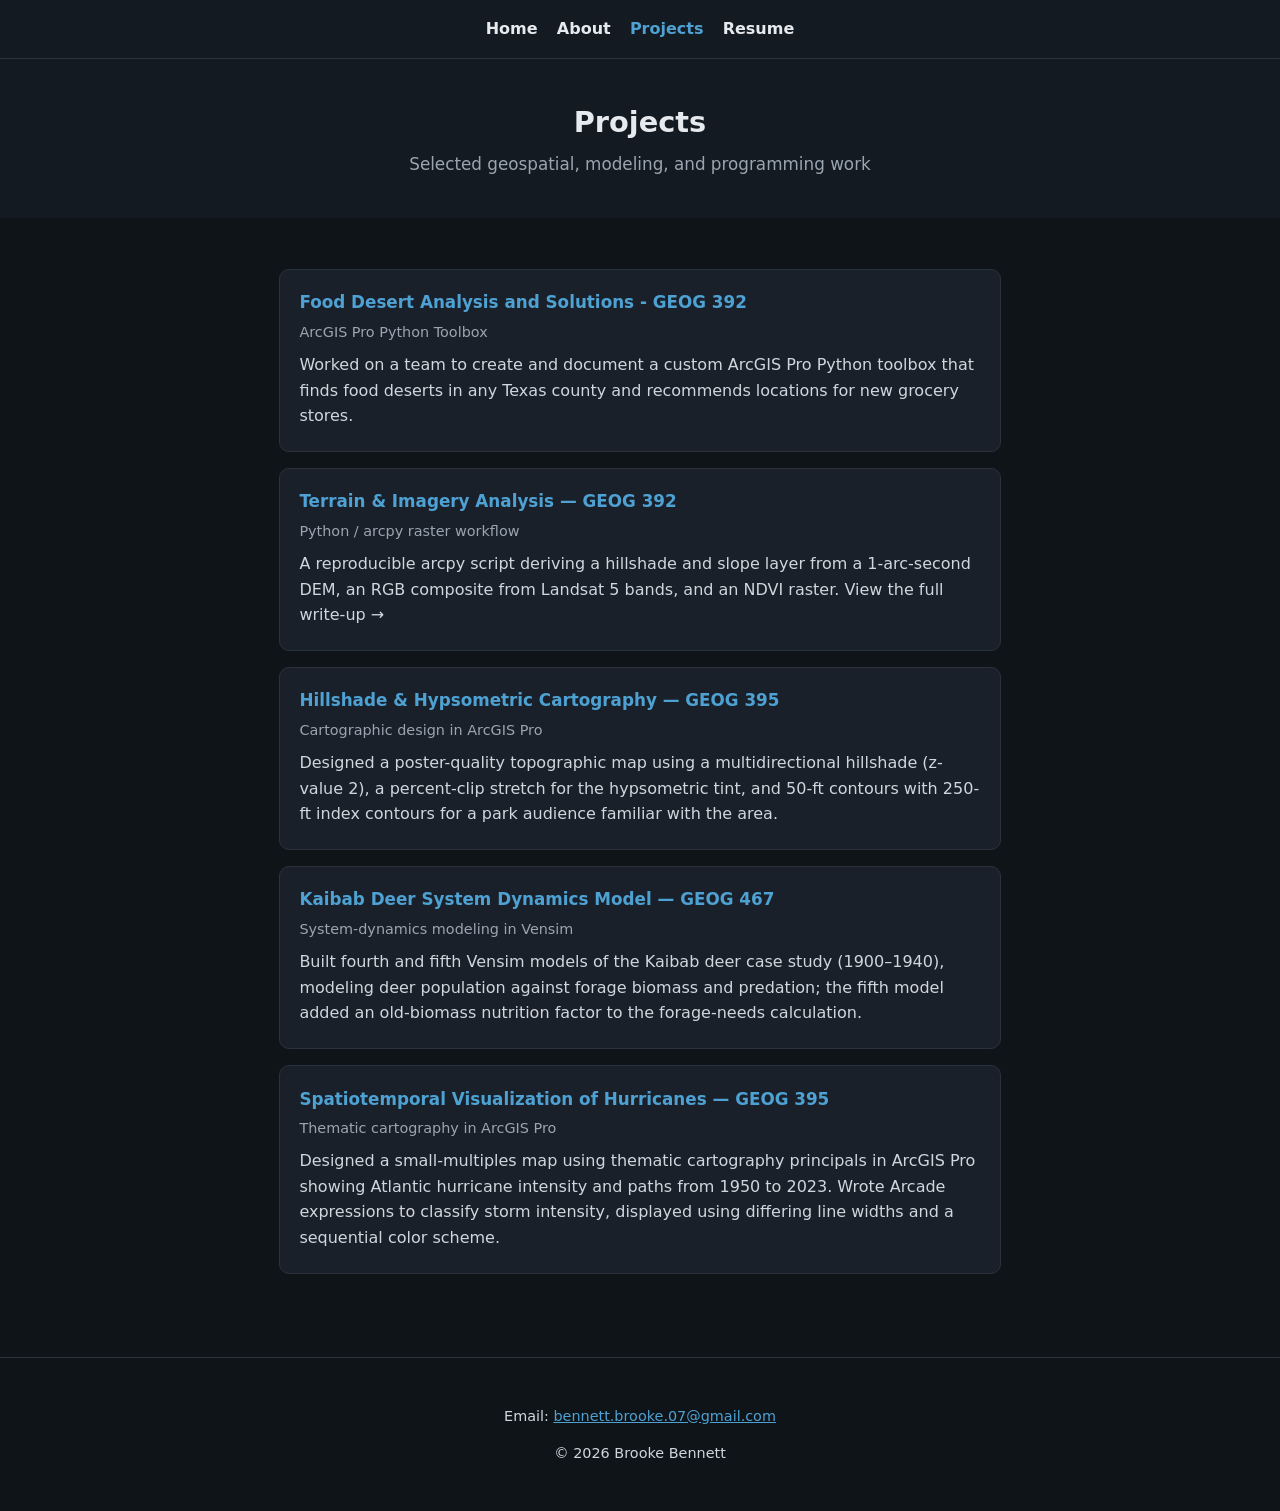
<file: projects.html>
<!DOCTYPE html>
<html lang="en">
<head>
<meta charset="utf-8">
<meta name="viewport" content="width=device-width, initial-scale=1">
<title>Brooke Bennett — Projects</title>
<link rel="stylesheet" href="style.css">
</head>
<body>

<nav>
  <a href="index.html">Home</a>
  <a href="about.html">About</a>
  <a href="projects.html" aria-current="page">Projects</a>
  <a href="resume.html">Resume</a>
</nav>

<header>
  <h1>Projects</h1>
  <p>Selected geospatial, modeling, and programming work</p>
</header>

<main>
  <section id="projects">
    <div class="cards">

      <a class="card" href="food-desert.html">
        <h3>Food Desert Analysis and Solutions - GEOG 392</h3>
        <p class="meta">ArcGIS Pro Python Toolbox</p>
        <p>Worked on a team to create and document a custom ArcGIS Pro Python toolbox that
          finds food deserts in any Texas county and recommends locations for new grocery stores.</p>
      </a>
      
      <a class="card" href="terrain-imagery-analysis.html">
        <h3>Terrain &amp; Imagery Analysis — GEOG 392</h3>
        <p class="meta">Python / arcpy raster workflow</p>
        <p>A reproducible arcpy script deriving a hillshade and slope layer from a 1-arc-second
        DEM, an RGB composite from Landsat 5 bands, and an NDVI raster. View the full write-up →</p>
      </a>

      <a class="card" href="hillshade.html">
        <h3>Hillshade &amp; Hypsometric Cartography — GEOG 395</h3>
        <p class="meta">Cartographic design in ArcGIS Pro</p>
        <p>Designed a poster-quality topographic map using a multidirectional hillshade (z-value 2),
        a percent-clip stretch for the hypsometric tint, and 50-ft contours with 250-ft index
        contours for a park audience familiar with the area. </p>
      </a>

      <a class="card" href="khabib-deer.html">
        <h3>Kaibab Deer System Dynamics Model — GEOG 467</h3>
        <p class="meta">System-dynamics modeling in Vensim</p>
        <p>Built fourth and fifth Vensim models of the Kaibab deer case study (1900–1940),
        modeling deer population against forage biomass and predation; the fifth model added an
        old-biomass nutrition factor to the forage-needs calculation.</p>
      </a>

      <a class="card" href="spatiotemporal.html">
        <h3>Spatiotemporal Visualization of Hurricanes — GEOG 395</h3>
        <p class="meta">Thematic cartography in ArcGIS Pro </p>
        <p>Designed a small-multiples map using thematic cartography principals in ArcGIS Pro
          showing Atlantic hurricane intensity and paths from 1950 to 2023. 
          Wrote Arcade expressions to classify storm intensity, displayed using differing
          line widths and a sequential color scheme.</p>
      </a>

    </div>
  </section>
</main>

<footer>
  <p>Email: <a href="mailto:bennett.brooke.07@gmail.com">bennett.brooke.07@gmail.com</a></p>
  <p>© <span id="y"></span> Brooke Bennett</p>
</footer>

<script>document.getElementById('y').textContent=new Date().getFullYear();</script>
</body>
</html>
</file>
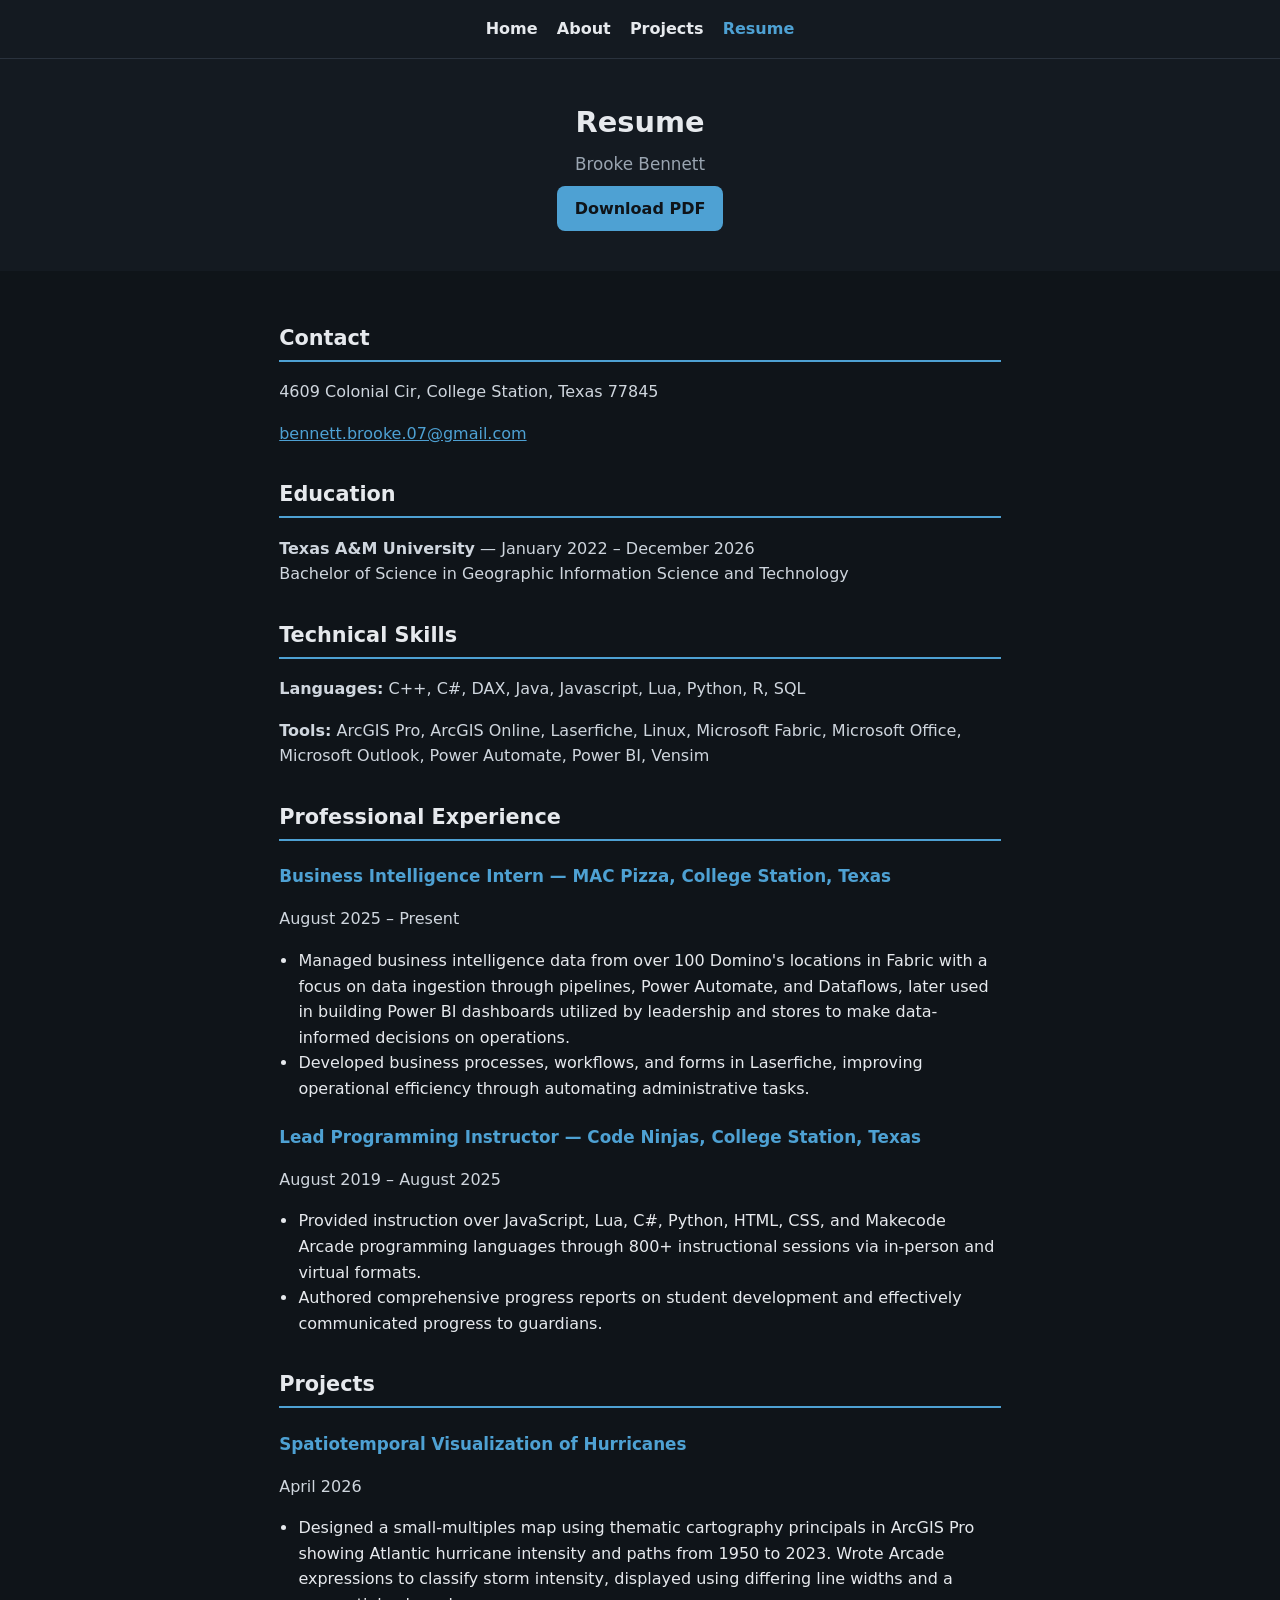
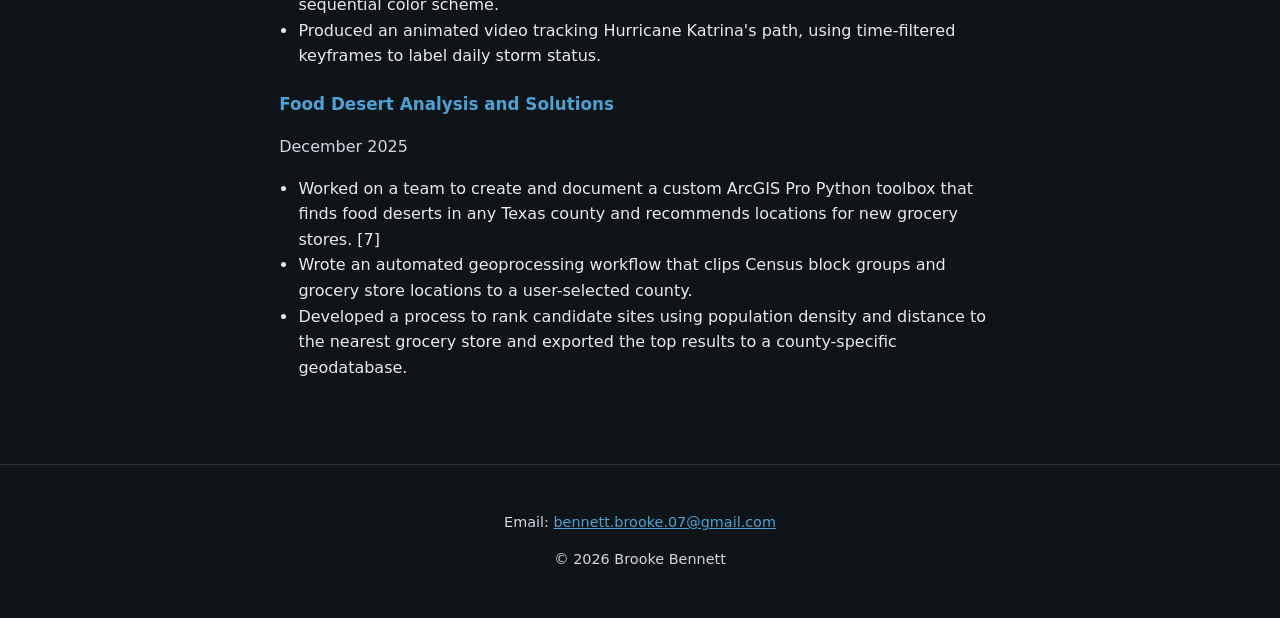
<file: resume.html>
<!DOCTYPE html>
<html lang="en">
<head>
<meta charset="utf-8">
<meta name="viewport" content="width=device-width, initial-scale=1">
<title>Brooke Bennett — Resume</title>
<link rel="stylesheet" href="style.css">
</head>
<body>

<nav>
  <a href="index.html">Home</a>
  <a href="about.html">About</a>
  <a href="projects.html">Projects</a>
  <a href="resume.html" aria-current="page">Resume</a>
</nav>

<header>
  <h1>Resume</h1>
  <p>Brooke Bennett</p>
  <a class="btn" href="resume.pdf" download>Download PDF</a>
</header>

<main>
  <section id="contact-info">
    <h2>Contact</h2>
    <p>4609 Colonial Cir, College Station, Texas 77845</p>
    <p><a href="mailto:bennett.brooke.07@gmail.com">bennett.brooke.07@gmail.com</a></p>
  </section>

  <section id="education">
    <h2>Education</h2>
    <p><strong>Texas A&amp;M University</strong> — January 2022 – December 2026<br>
    Bachelor of Science in Geographic Information Science and Technology</p>
  </section>

  <section id="skills">
    <h2>Technical Skills</h2>
    <p><strong>Languages:</strong> C++, C#, DAX, Java, Javascript, Lua, Python, R, SQL</p>
    <p><strong>Tools:</strong> ArcGIS Pro, ArcGIS Online, Laserfiche, Linux, Microsoft Fabric,
    Microsoft Office, Microsoft Outlook, Power Automate, Power BI, Vensim</p>
  </section>

  <section id="experience">
    <h2>Professional Experience</h2>

    <h3>Business Intelligence Intern — MAC Pizza, College Station, Texas</h3>
    <p class="meta">August 2025 – Present</p>
    <ul>
      <li>Managed business intelligence data from over 100 Domino's locations in Fabric with a
      focus on data ingestion through pipelines, Power Automate, and Dataflows, later used in
      building Power BI dashboards utilized by leadership and stores to make data-informed
      decisions on operations.</li>
      <li>Developed business processes, workflows, and forms in Laserfiche, improving operational
      efficiency through automating administrative tasks.</li>
    </ul>

    <h3>Lead Programming Instructor — Code Ninjas, College Station, Texas</h3>
    <p class="meta">August 2019 – August 2025</p>
    <ul>
      <li>Provided instruction over JavaScript, Lua, C#, Python, HTML, CSS, and Makecode Arcade
      programming languages through 800+ instructional sessions via in-person and virtual
      formats.</li>
      <li>Authored comprehensive progress reports on student development and effectively
      communicated progress to guardians.</li>
    </ul>
  </section>

  <section id="resume-projects">
    <h2>Projects</h2>

    <h3>Spatiotemporal Visualization of Hurricanes</h3>
    <p class="meta">April 2026</p>
    <ul>
      <li>Designed a small-multiples map using thematic cartography principals in ArcGIS Pro
      showing Atlantic hurricane intensity and paths from 1950 to 2023. Wrote Arcade expressions to
      classify storm intensity, displayed using differing line widths and a sequential color
      scheme.</li>
      <li>Produced an animated video tracking Hurricane Katrina's path, using time-filtered
      keyframes to label daily storm status.</li>
    </ul>

    <h3>Food Desert Analysis and Solutions</h3>
    <p class="meta">December 2025</p>
    <ul>
      <li>Worked on a team to create and document a custom ArcGIS Pro Python toolbox that finds
      food deserts in any Texas county and recommends locations for new grocery stores. [7]</li>
      <li>Wrote an automated geoprocessing workflow that clips Census block groups and grocery
      store locations to a user-selected county.</li>
      <li>Developed a process to rank candidate sites using population density and distance to the
      nearest grocery store and exported the top results to a county-specific geodatabase.</li>
    </ul>
  </section>
</main>

<footer>
  <p>Email: <a href="mailto:bennett.brooke.07@gmail.com">bennett.brooke.07@gmail.com</a></p>
  <p>© <span id="y"></span> Brooke Bennett</p>
</footer>

<script>document.getElementById('y').textContent=new Date().getFullYear();</script>
</body>
</html>
</file>
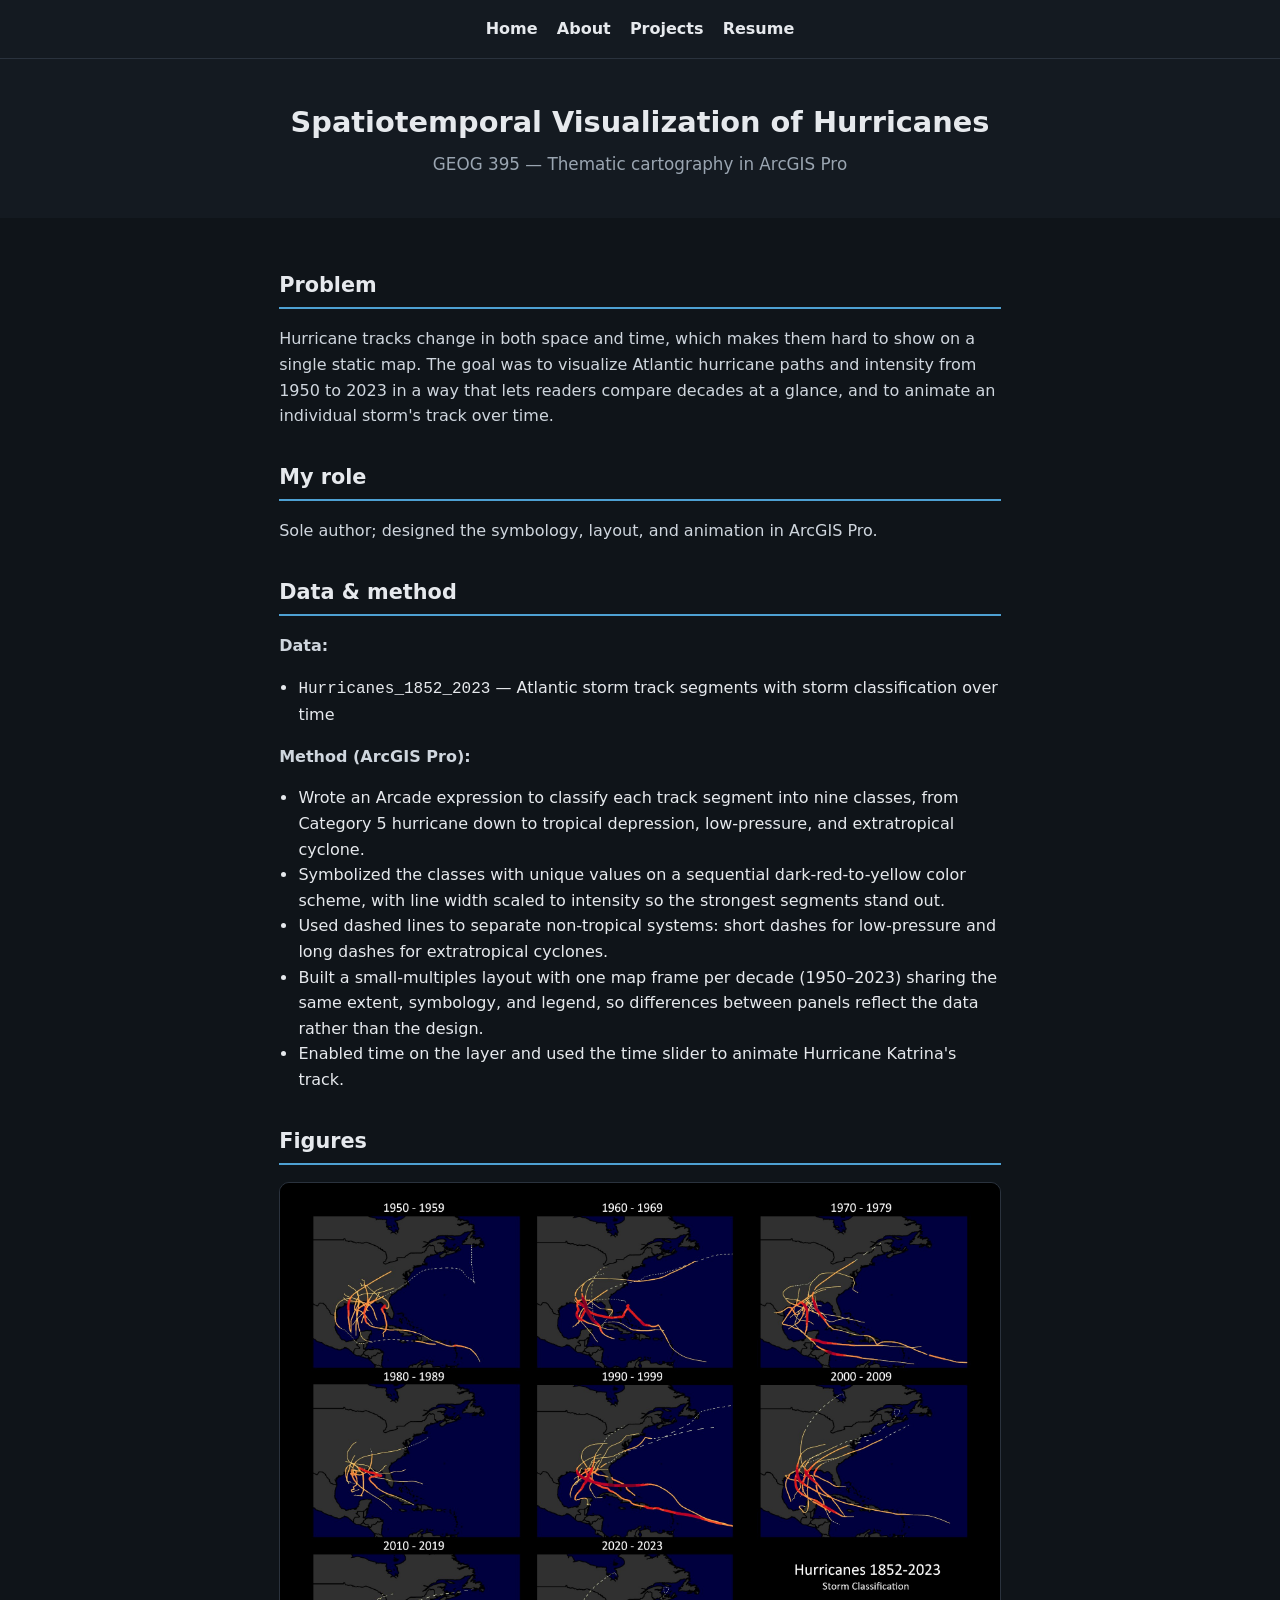
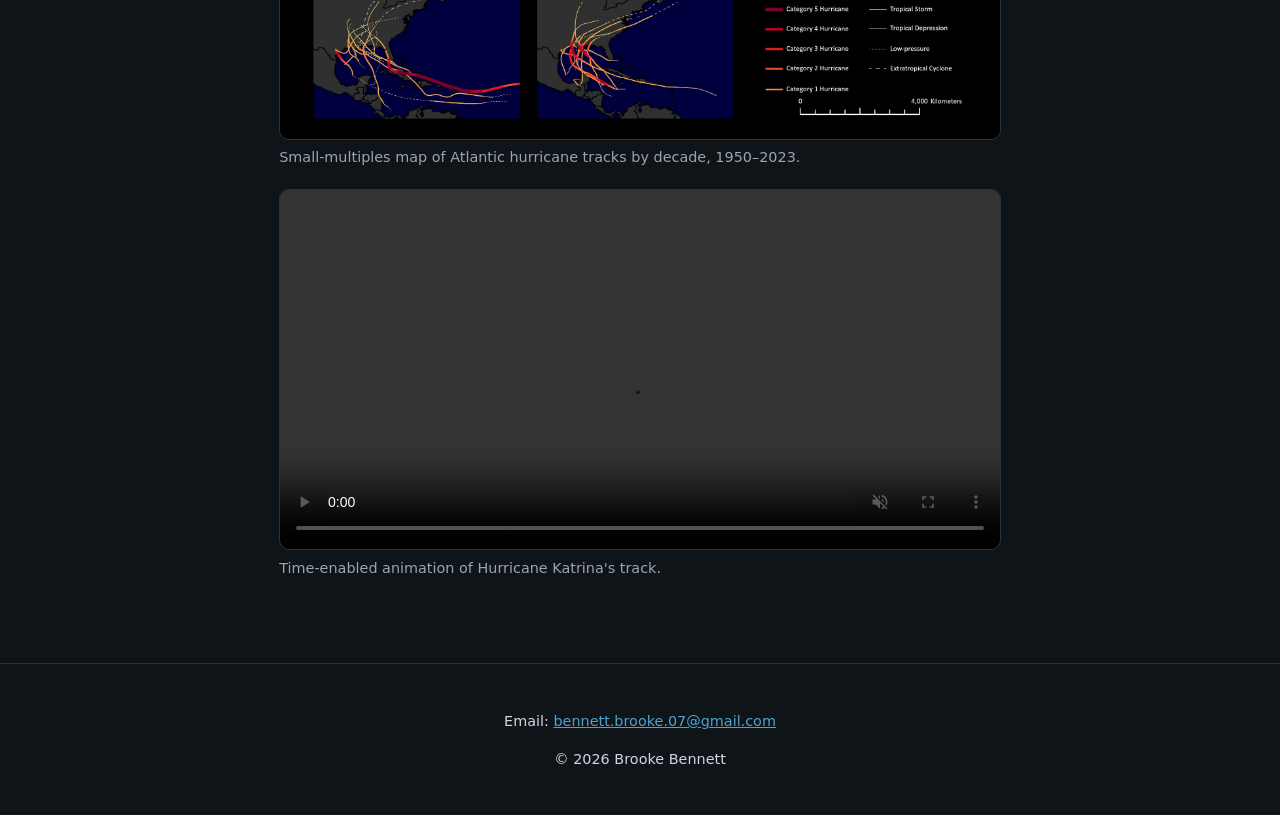
<file: spatiotemporal.html>
<!DOCTYPE html>
<html lang="en">
<head>
<meta charset="utf-8">
<meta name="viewport" content="width=device-width, initial-scale=1">
<title>Brooke Bennett — Spatiotemporal Visualization of Hurricanes</title>
<link rel="stylesheet" href="style.css">
<style>
  .figure-grid{display:grid;gap:1.2rem;margin-top:1rem}
  .figure-grid figure{margin:0}
  .figure-grid img,.figure-grid video{width:100%;height:auto;border:1px solid var(--border);border-radius:10px;display:block}
  .figure-grid img.narrow{max-width:320px}
  .figure-grid figcaption{color:var(--muted);font-size:.9rem;margin-top:.4rem}
</style>
</head>
<body>
<nav>
  <a href="index.html">Home</a>
  <a href="about.html">About</a>
  <a href="projects.html">Projects</a>
  <a href="resume.html">Resume</a>
</nav>
<header>
  <h1>Spatiotemporal Visualization of Hurricanes</h1>
  <p>GEOG 395 — Thematic cartography in ArcGIS Pro</p>
</header>
<main>
  <section id="problem">
    <h2>Problem</h2>
    <p>Hurricane tracks change in both space and time, which makes them hard to show on a single
    static map. The goal was to visualize Atlantic hurricane paths and intensity from 1950 to 2023
    in a way that lets readers compare decades at a glance, and to animate an individual storm's
    track over time.</p>
  </section>
  <section id="role">
    <h2>My role</h2>
    <p>Sole author; designed the symbology, layout, and animation in ArcGIS Pro.</p>
  </section>
  <section id="data">
    <h2>Data &amp; method</h2>
    <p><strong>Data:</strong></p>
    <ul>
      <li><code>Hurricanes_1852_2023</code> — Atlantic storm track segments with storm
      classification over time</li>
    </ul>
    <p><strong>Method (ArcGIS Pro):</strong></p>
    <ul>
      <li>Wrote an Arcade expression to classify each track segment into nine classes, from
      Category 5 hurricane down to tropical depression, low-pressure, and extratropical
      cyclone.</li>
      <li>Symbolized the classes with unique values on a sequential dark-red-to-yellow color
      scheme, with line width scaled to intensity so the strongest segments stand out.</li>
      <li>Used dashed lines to separate non-tropical systems: short dashes for low-pressure and
      long dashes for extratropical cyclones.</li>
      <li>Built a small-multiples layout with one map frame per decade (1950–2023) sharing the
      same extent, symbology, and legend, so differences between panels reflect the data rather
      than the design.</li>
      <li>Enabled time on the layer and used the time slider to animate Hurricane Katrina's track.</li>
    </ul>
  </section>
  <section id="figures">
    <h2>Figures</h2>
    <div class="figure-grid">
      <figure>
        <img src="Small_Multiples_Hurricanes.jpg" alt="Small-multiples map of Atlantic hurricane tracks by decade from 1950 to 2023, colored and sized by storm classification">
        <figcaption>Small-multiples map of Atlantic hurricane tracks by decade, 1950–2023.</figcaption>
      </figure>
      <figure>
        <video src="Katrina_Animation_Hurricanes.mp4" autoplay loop muted playsinline controls
          aria-label="Animation of Hurricane Katrina's track across the Gulf of Mexico"></video>
        <figcaption>Time-enabled animation of Hurricane Katrina's track.</figcaption>
      </figure>
    </div>
  </section>
</main>
<footer>
  <p>Email: <a href="mailto:bennett.brooke.07@gmail.com">bennett.brooke.07@gmail.com</a></p>
  <p>© <span id="y"></span> Brooke Bennett</p>
</footer>
<script>document.getElementById('y').textContent=new Date().getFullYear();</script>
</body>
</html>
</file>
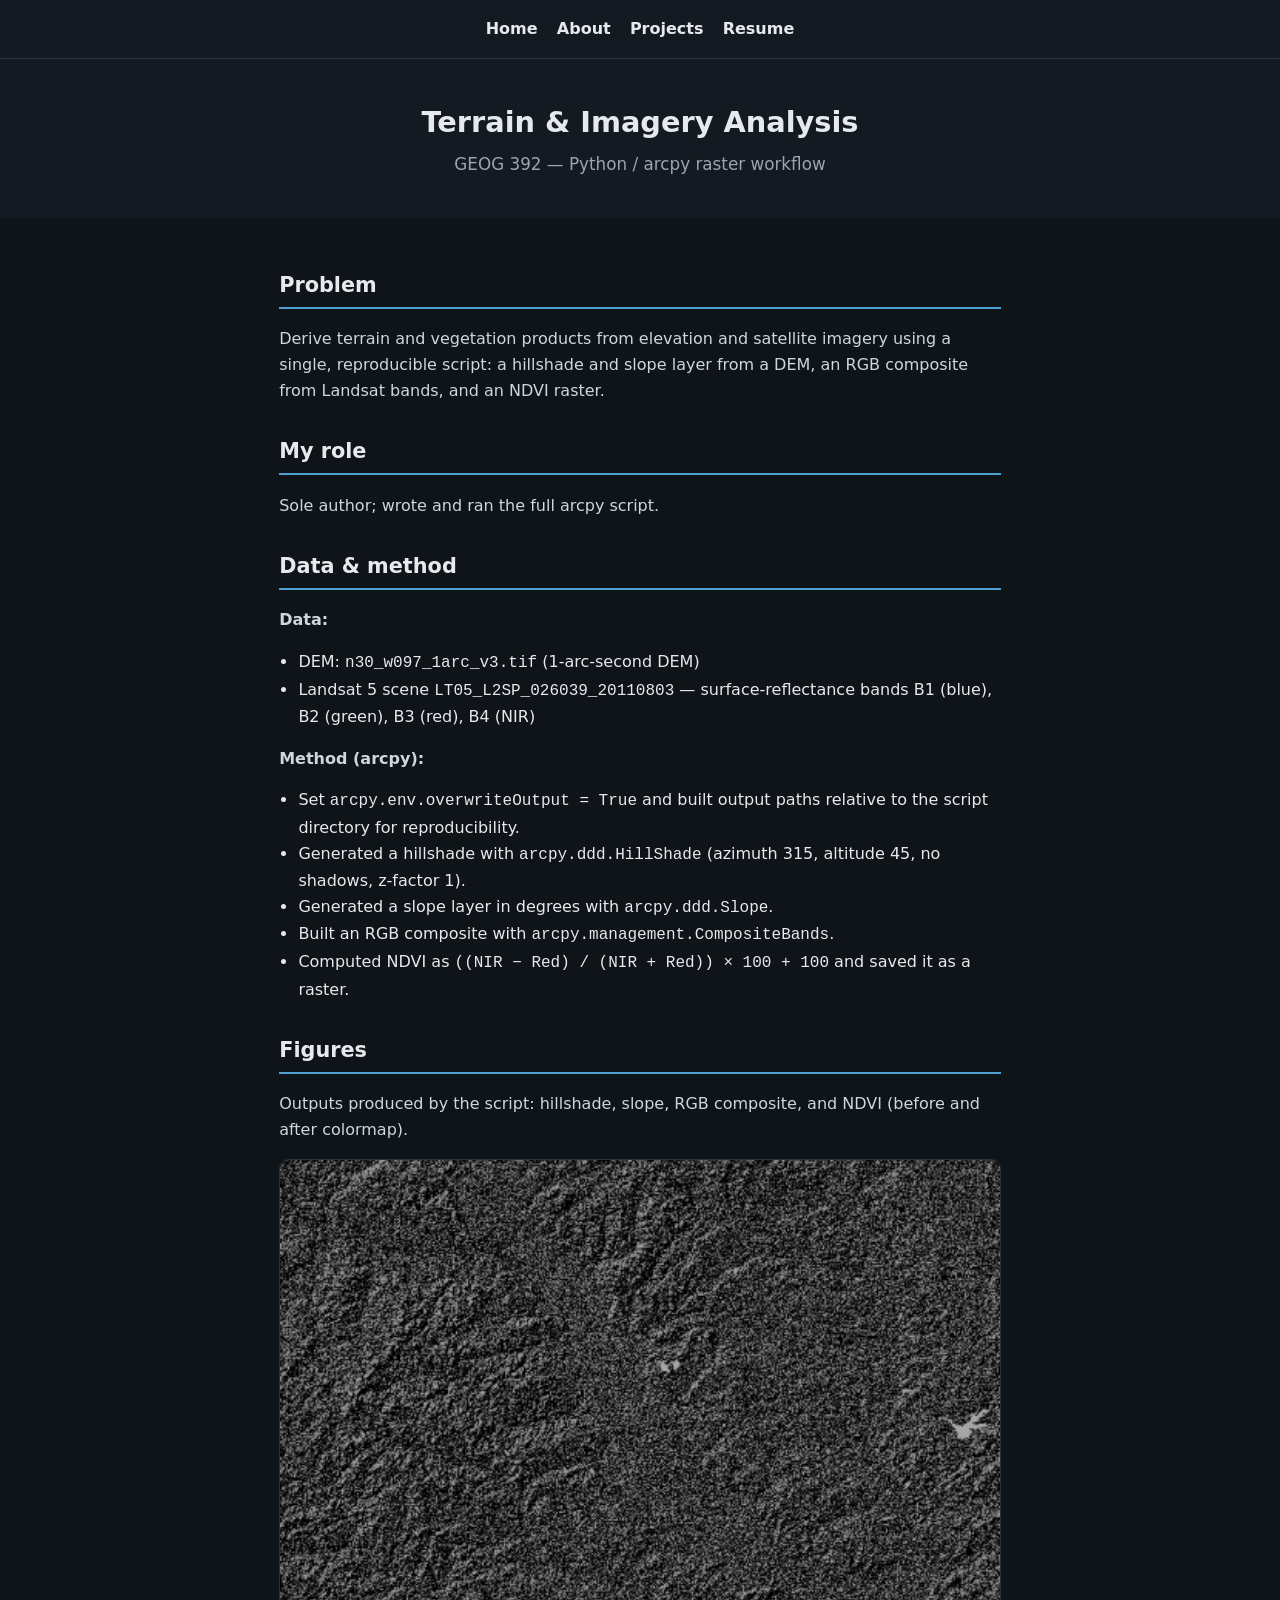
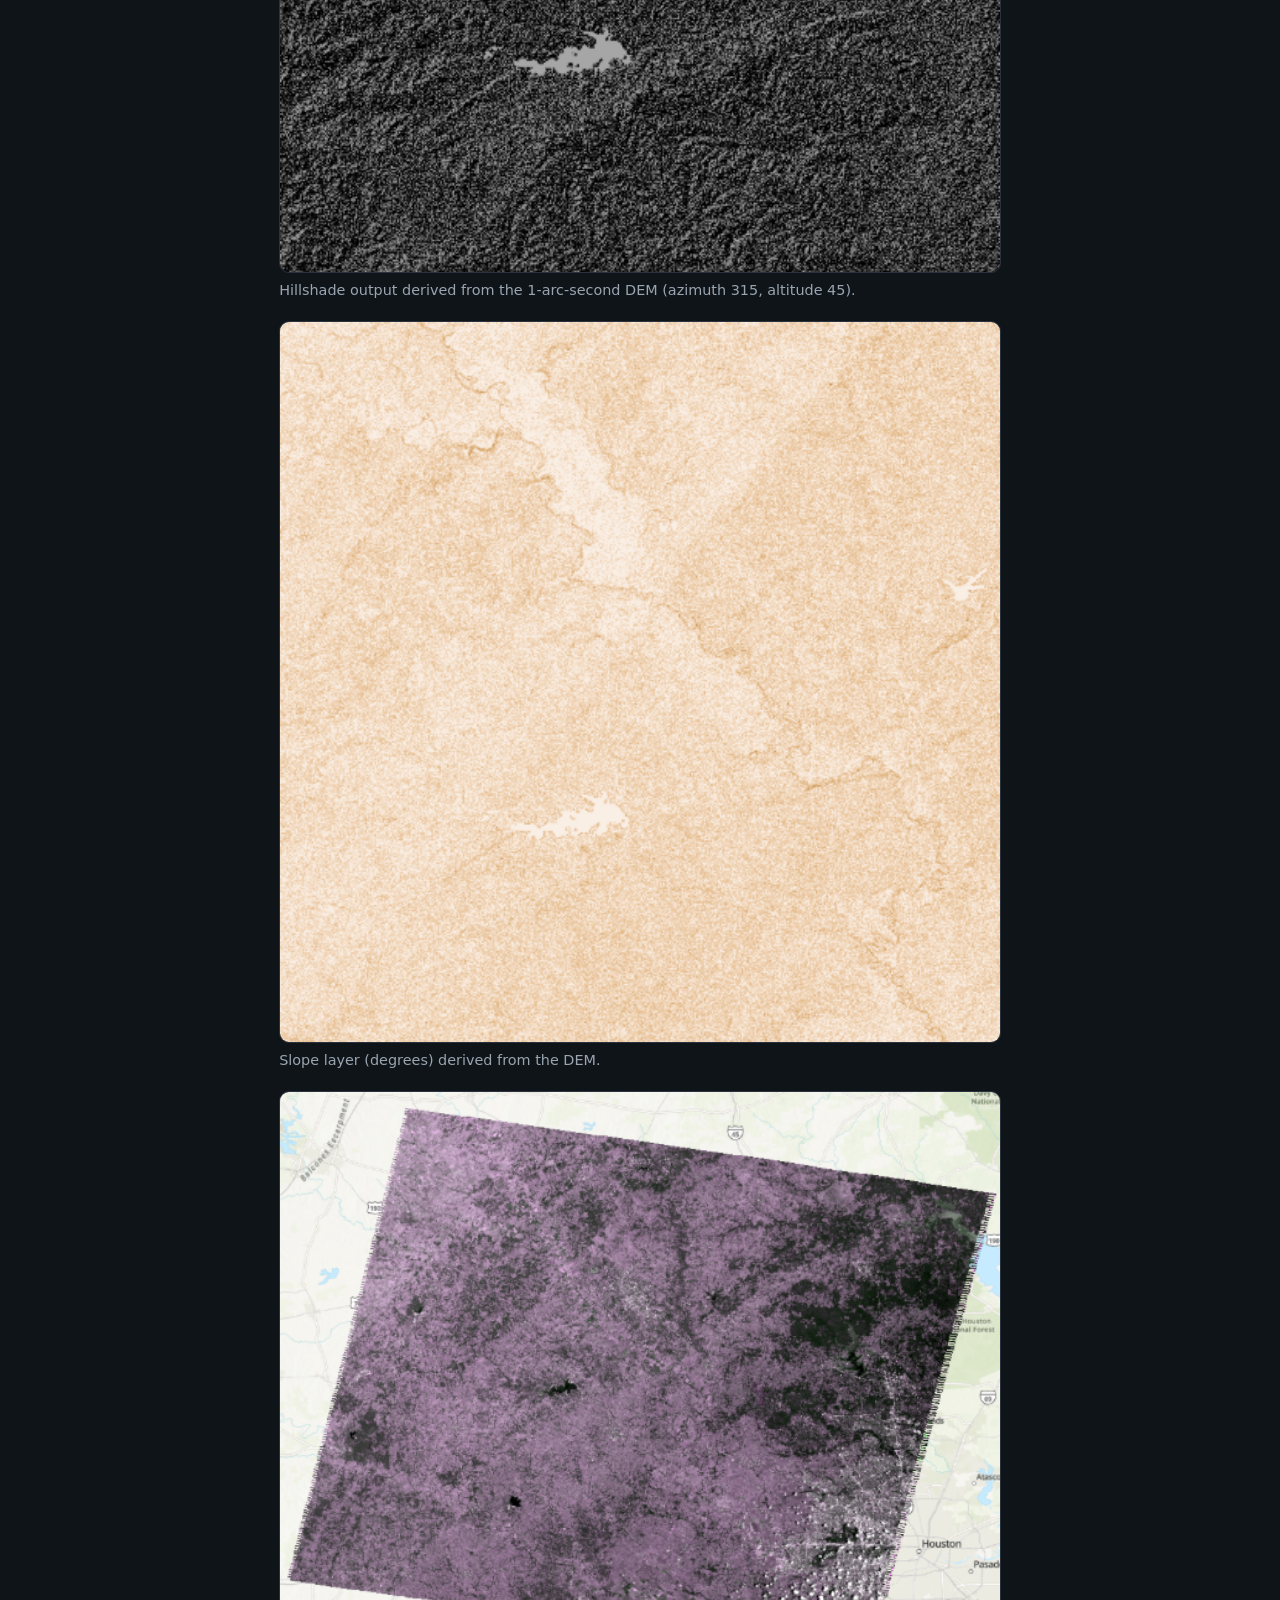
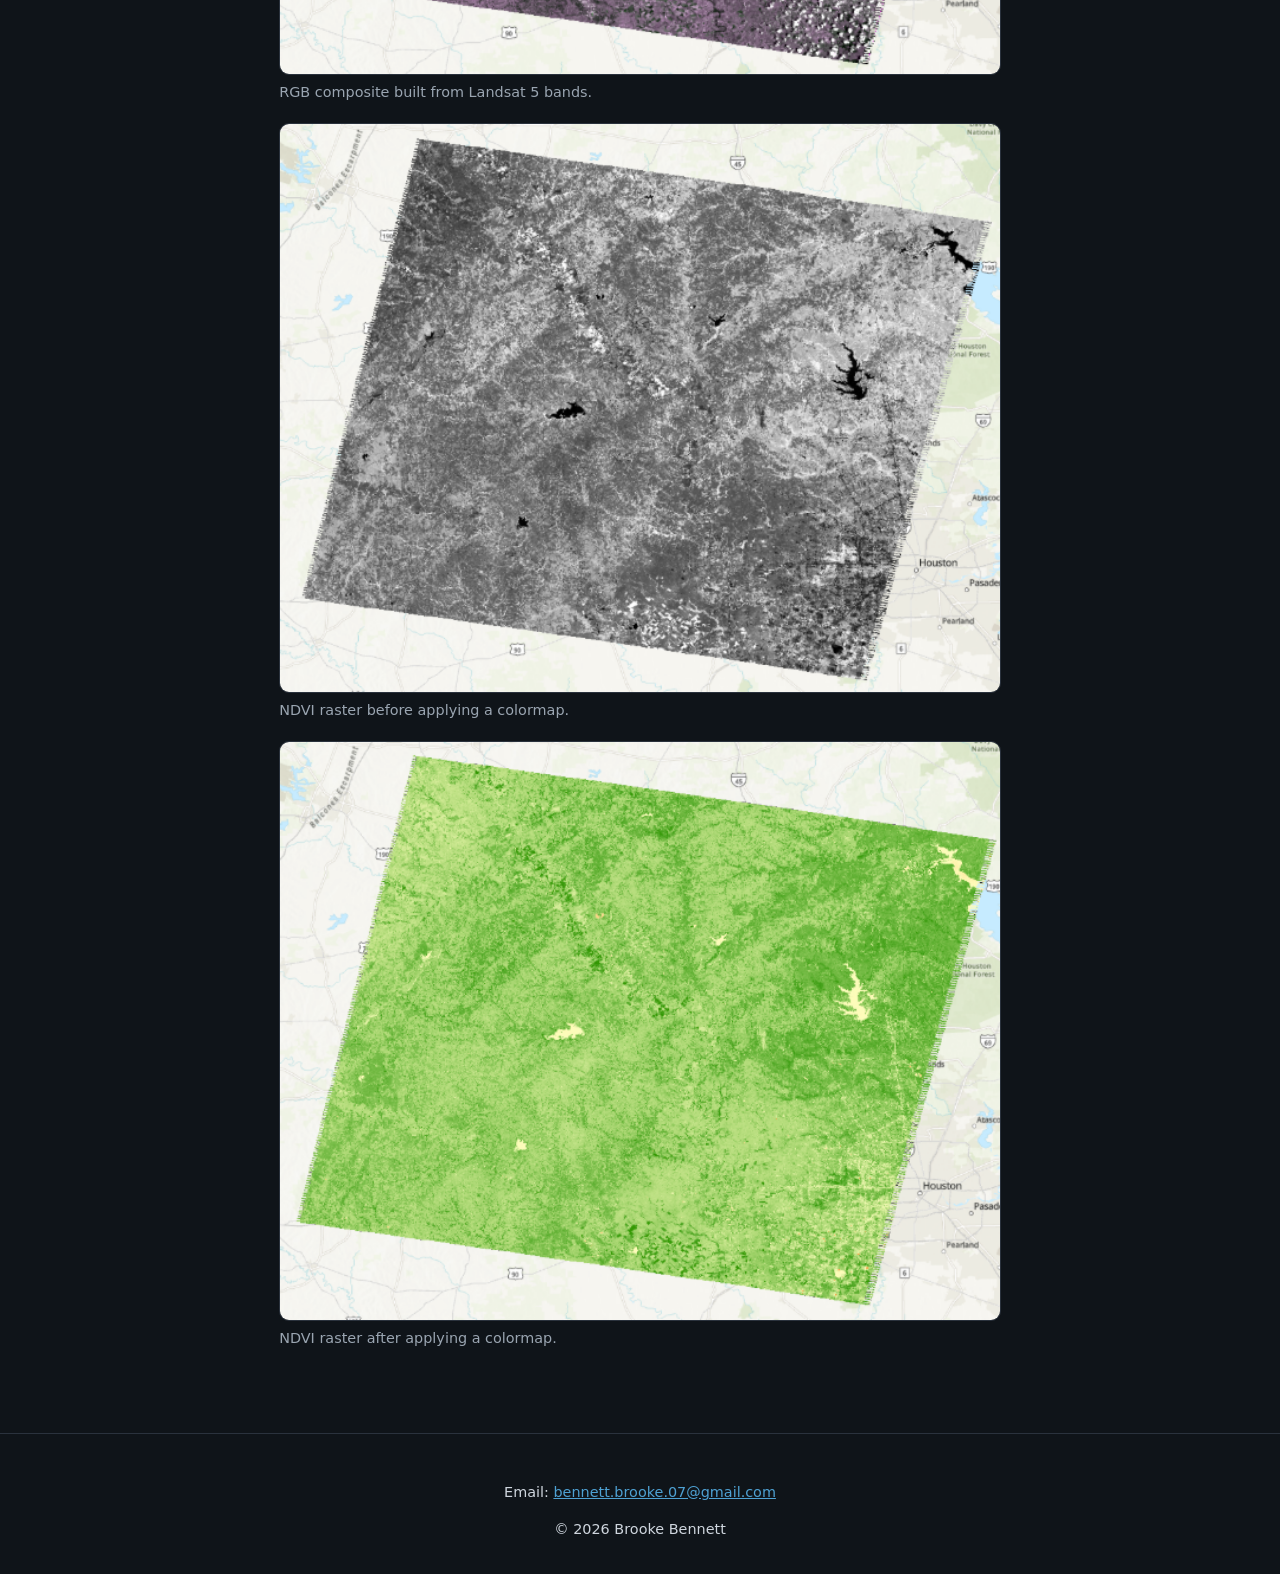
<file: terrain-imagery-analysis.html>
<!DOCTYPE html>
<html lang="en">
<head>
<meta charset="utf-8">
<meta name="viewport" content="width=device-width, initial-scale=1">
<title>Brooke Bennett — Terrain &amp; Imagery Analysis</title>
<link rel="stylesheet" href="style.css">
<style>
  .figure-grid{display:grid;gap:1.2rem;margin-top:1rem}
  .figure-grid figure{margin:0}
  .figure-grid img{width:100%;height:auto;border:1px solid var(--border);border-radius:10px;display:block}
  .figure-grid figcaption{color:var(--muted);font-size:.9rem;margin-top:.4rem}
</style>
</head>
<body>
<nav>
  <a href="index.html">Home</a>
  <a href="about.html">About</a>
  <a href="projects.html">Projects</a>
  <a href="resume.html">Resume</a>
</nav>
<header>
  <h1>Terrain &amp; Imagery Analysis</h1>
  <p>GEOG 392 — Python / arcpy raster workflow</p>
</header>
<main>
  <section id="problem">
    <h2>Problem</h2>
    <p>Derive terrain and vegetation products from elevation and satellite imagery using a single,
    reproducible script: a hillshade and slope layer from a DEM, an RGB composite from Landsat
    bands, and an NDVI raster.</p>
  </section>
  <section id="role">
    <h2>My role</h2>
    <p> Sole author; wrote and ran the full arcpy script.</p>
  </section>
  <section id="data">
    <h2>Data &amp; method</h2>
    <p><strong>Data:</strong></p>
    <ul>
      <li>DEM: <code>n30_w097_1arc_v3.tif</code> (1-arc-second DEM)</li>
      <li>Landsat 5 scene <code>LT05_L2SP_026039_20110803</code> — surface-reflectance bands B1
      (blue), B2 (green), B3 (red), B4 (NIR)</li>
    </ul>
    <p><strong>Method (arcpy):</strong></p>
    <ul>
      <li>Set <code>arcpy.env.overwriteOutput = True</code> and built output paths relative to the
      script directory for reproducibility.</li>
      <li>Generated a hillshade with <code>arcpy.ddd.HillShade</code> (azimuth 315, altitude 45,
      no shadows, z-factor 1).</li>
      <li>Generated a slope layer in degrees with <code>arcpy.ddd.Slope</code>.</li>
      <li>Built an RGB composite with <code>arcpy.management.CompositeBands</code>.</li>
      <li>Computed NDVI as <code>((NIR − Red) / (NIR + Red)) × 100 + 100</code> and saved it as a
      raster. </li>
    </ul>
  </section>
  <section id="figures">
    <h2>Figures</h2>
    <p>Outputs produced by the script: hillshade, slope, RGB composite, and NDVI (before and
    after colormap).</p>
    <div class="figure-grid">
      <figure>
        <img src="Hillshade_Terrain_Analysis.png" alt="Hillshade layer output from the DEM">
        <figcaption>Hillshade output derived from the 1-arc-second DEM (azimuth 315, altitude 45).</figcaption>
      </figure>
      <figure>
        <img src="Slope_Layer_Terrain_Analysis.png" alt="Slope layer output in degrees">
        <figcaption>Slope layer (degrees) derived from the DEM.</figcaption>
      </figure>
      <figure>
        <img src="RGB_Composite_Terrain_Analysis.png" alt="RGB composite from Landsat 5 bands">
        <figcaption>RGB composite built from Landsat 5 bands.</figcaption>
      </figure>
      <figure>
        <img src="NDVI_Layer_Before_Colormap_Terrain_Analysis.png" alt="NDVI layer before colormap">
        <figcaption>NDVI raster before applying a colormap.</figcaption>
      </figure>
      <figure>
        <img src="NDVI_Layer_After_Colormap_Terrain_Analysis.png" alt="NDVI layer after colormap">
        <figcaption>NDVI raster after applying a colormap.</figcaption>
      </figure>
    </div>
  </section>
</main>
<footer>
  <p>Email: <a href="mailto:bennett.brooke.07@gmail.com">bennett.brooke.07@gmail.com</a></p>
  <p>© <span id="y"></span> Brooke Bennett</p>
</footer>
<script>document.getElementById('y').textContent=new Date().getFullYear();</script>
</body>
</html>
</file>
<file: style.css>
/* style.css — shared by every page */
:root{
  --bg:#0f1419;
  --card:#1a2029;
  --accent:#4ea1d3;
  --text:#e6e9ed;
  --muted:#9aa5b1;
  --border:#2a323d;
  --add:#e2a93f;
}
*{box-sizing:border-box}
body{
  margin:0;
  font:16px/1.6 system-ui,-apple-system,sans-serif;
  background:var(--bg);
  color:var(--text);
}

/* Shared top nav */
nav{
  display:flex;
  flex-wrap:wrap;
  gap:.4rem 1.2rem;
  justify-content:center;
  padding:1rem;
  background:#141a21;
  border-bottom:1px solid var(--border);
  position:sticky;
  top:0;
  z-index:10;
}
nav a{
  color:var(--text);
  text-decoration:none;
  font-weight:600;
}
nav a:hover,nav a[aria-current="page"]{color:var(--accent)}

/* Page header */
header{padding:2.5rem 1rem;text-align:center;background:#141a21}
header h1{margin:0 0 .4rem;font-size:1.8rem}
header p{margin:0;color:var(--muted);font-size:1.05rem}

/* Layout */
main{max-width:760px;margin:0 auto;padding:1.2rem}
section{margin:2rem 0}
h2{border-bottom:2px solid var(--accent);padding-bottom:.3rem;font-size:1.3rem}
h3{color:var(--accent);font-size:1.05rem;margin:1.4rem 0 .3rem}
p{color:#cfd6de}
a{color:var(--accent)}
ul{padding-left:1.2rem}

/* Project cards */
.cards{display:grid;gap:1rem}
.card{
  display:block;
  background:var(--card);
  border:1px solid var(--border);
  border-radius:10px;
  padding:1.2rem;
  text-decoration:none;
  color:var(--text);
}
.card:hover{border-color:var(--accent)}
.card h3{margin:0 0 .3rem;color:var(--accent)}
.card .meta{color:var(--muted);font-size:.9rem;margin:0 0 .5rem}
.card p{margin:.2rem 0}

/* Featured block on home */
.featured{
  background:var(--card);
  border:1px solid var(--border);
  border-radius:10px;
  padding:1.2rem;
}

/* Buttons / download links */
.btn{
  display:inline-block;
  background:var(--accent);
  color:#0f1419;
  font-weight:700;
  text-decoration:none;
  padding:.6rem 1.1rem;
  border-radius:8px;
  margin-top:.5rem;
}

/* Leaflet map */
#map{height:340px;border-radius:10px;margin-top:1rem}

/* [ADD] placeholders */
.add{color:var(--add)}

/* Footer */
footer{
  text-align:center;
  color:var(--muted);
  padding:2rem 1rem;
  font-size:.9rem;
  border-top:1px solid var(--border);
  margin-top:2rem;
}
footer a{color:var(--accent)}

/* Phone readability */
@media (max-width:480px){
  header h1{font-size:1.5rem}
  main{padding:1rem}
  nav{gap:.3rem .9rem}
}
</file>
